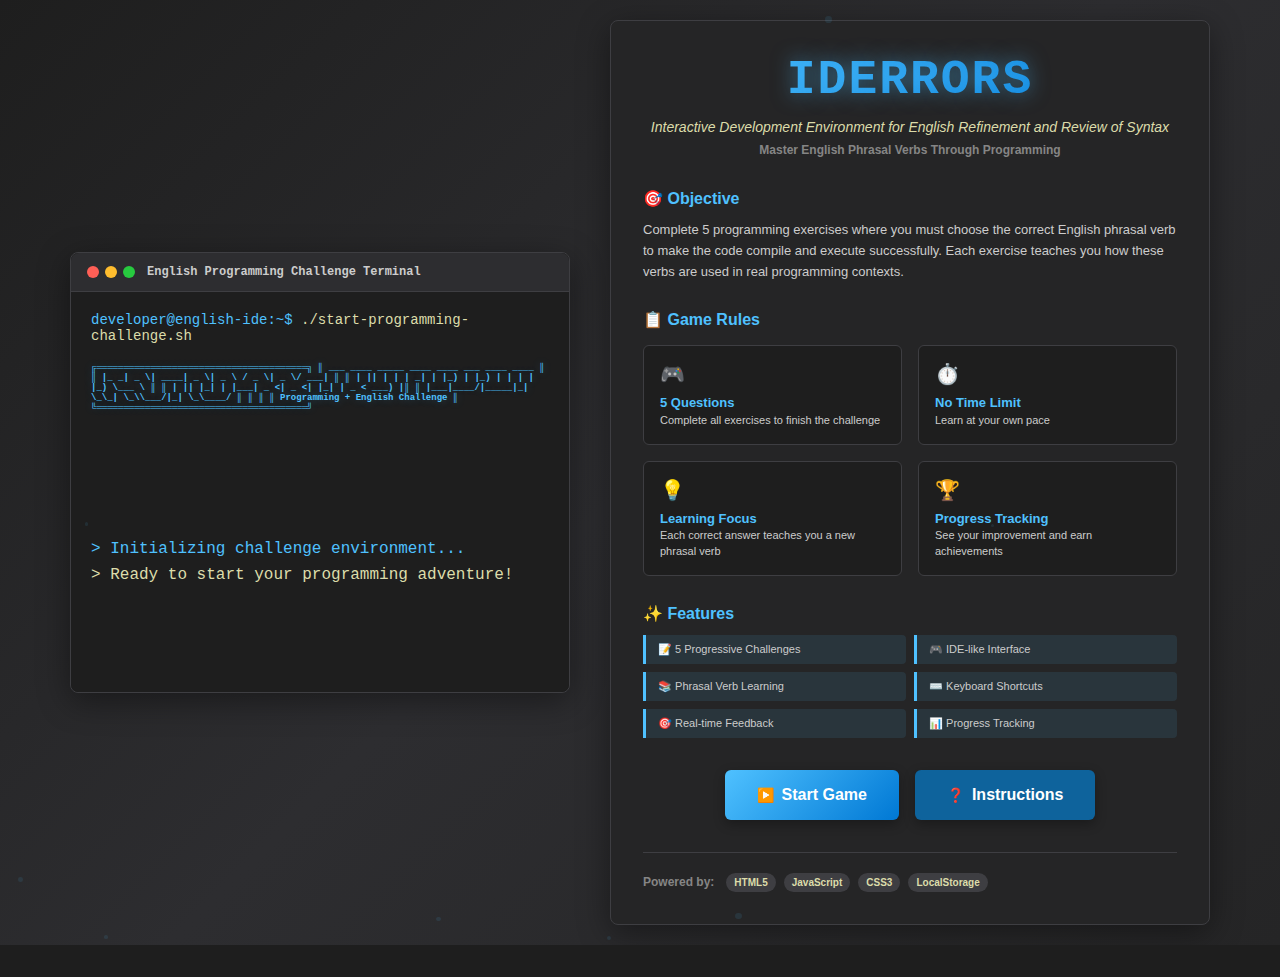
<file: index.html>
<!DOCTYPE html>
<html lang="es">
<head>
    <meta charset="UTF-8">
    <meta name="viewport" content="width=device-width, initial-scale=1.0">
    <title>English Game IDERRORS - Programming Challenge</title>
    <link rel="stylesheet" href="ide-theme.css">
</head>
<body>
    <div class="welcome-page">
        <div class="welcome-container">
            <!-- Terminal Section -->
            <div class="welcome-terminal">
                <div class="terminal-header">
                    <div class="terminal-buttons">
                        <div class="btn-close"></div>
                        <div class="btn-minimize"></div>
                        <div class="btn-maximize"></div>
                    </div>
                    <div class="terminal-title">English Programming Challenge Terminal</div>
                </div>
                
                <div class="terminal-body">
                    <div class="terminal-line">
                        <span class="prompt">developer@english-ide:~$</span> 
                        <span class="command">./start-programming-challenge.sh</span>
                    </div>
                    
                    <div class="terminal-output">
                        <div class="ascii-art">
╔═══════════════════════════════════════╗
║  ___ ____  _____ ____  ____   ___  ____  ____  ║
║ |_ _|  _ \| ____|  _ \|  _ \ / _ \|  _ \/ ___| ║
║  | || | | |  _| | |_) | |_) | | | | |_) \___ \ ║
║  | || |_| | |___|  _ <|  _ <| |_| |  _ < ___) |║
║ |___|____/|_____|_| \_\_| \_\\___/|_| \_\____/ ║
║                                               ║
║        Programming + English Challenge        ║
╚═══════════════════════════════════════╝
                        </div>
                        
                        <div class="game-info">
                            <div class="info-section success">
                                <span class="info-label">STATUS:</span> System Ready ✓
                            </div>
                            <div class="info-section">
                                <span class="info-label">MODE:</span> Interactive Learning
                            </div>
                            <div class="info-section">
                                <span class="info-label">TARGET:</span> Java + English Phrasal Verbs
                            </div>
                            <div class="info-section">
                                <span class="info-label">DIFFICULTY:</span> Adaptive
                            </div>
                        </div>
                        
                        <div style="margin-top: 20px; color: #4fc1ff;">
                            > Initializing challenge environment...
                        </div>
                        <div style="margin-top: 8px; color: #dcdcaa;">
                            > Ready to start your programming adventure!
                        </div>
                    </div>
                </div>
            </div>

            <!-- Game Info Panel -->
            <div class="game-info-panel">
                <div class="panel-header">
                    <h1 class="game-logo">IDERRORS</h1>
                    <div class="subtitle">Interactive Development Environment for English Refinement and Review of Syntax</div>
                    <div class="tagline">Master English Phrasal Verbs Through Programming</div>
                </div>
                
                <div class="panel-content">
                    <div class="objective-section">
                        <h3>🎯 Objective</h3>
                        <p>Complete 5 programming exercises where you must choose the correct English phrasal verb to make the code compile and execute successfully. Each exercise teaches you how these verbs are used in real programming contexts.</p>
                    </div>
                    
                    <div class="rules-section">
                        <h3>📋 Game Rules</h3>
                        <div class="rules-grid">
                            <div class="rule-item">
                                <div class="rule-icon">🎮</div>
                                <div class="rule-content">
                                    <strong>5 Questions</strong><br>
                                    Complete all exercises to finish the challenge
                                </div>
                            </div>
                            <div class="rule-item">
                                <div class="rule-icon">⏱️</div>
                                <div class="rule-content">
                                    <strong>No Time Limit</strong><br>
                                    Learn at your own pace
                                </div>
                            </div>
                            <div class="rule-item">
                                <div class="rule-icon">💡</div>
                                <div class="rule-content">
                                    <strong>Learning Focus</strong><br>
                                    Each correct answer teaches you a new phrasal verb
                                </div>
                            </div>
                            <div class="rule-item">
                                <div class="rule-icon">🏆</div>
                                <div class="rule-content">
                                    <strong>Progress Tracking</strong><br>
                                    See your improvement and earn achievements
                                </div>
                            </div>
                        </div>
                    </div>
                    
                    <div class="features-section">
                        <h3>✨ Features</h3>
                        <div class="features-list">
                            <div class="feature">📝 5 Progressive Challenges</div>
                            <div class="feature">🎮 IDE-like Interface</div>
                            <div class="feature">📚 Phrasal Verb Learning</div>
                            <div class="feature">⌨️ Keyboard Shortcuts</div>
                            <div class="feature">🎯 Real-time Feedback</div>
                            <div class="feature">📊 Progress Tracking</div>
                        </div>
                    </div>
                </div>
                
                <div class="action-buttons">
                    <button class="start-button" onclick="startGame()">
                        <span class="button-icon">▶️</span>
                        Start Game
                    </button>
                    <button class="help-button" onclick="showGameHelp()">
                        <span class="button-icon">❓</span>
                        Instructions
                    </button>
                </div>

                <div class="additional-info">
                    <div class="system-info">
                        <span class="system-label">Powered by:</span>
                        <div class="tech-tags">
                            <span class="tech-tag">HTML5</span>
                            <span class="tech-tag">JavaScript</span>
                            <span class="tech-tag">CSS3</span>
                            <span class="tech-tag">LocalStorage</span>
                        </div>
                    </div>
                </div>
            </div>

            <!-- Background Particle Effects -->
            <div class="particles-container">
                <div class="particle"></div>
                <div class="particle"></div>
                <div class="particle"></div>
                <div class="particle"></div>
                <div class="particle"></div>
                <div class="particle"></div>
                <div class="particle"></div>
                <div class="particle"></div>
            </div>
        </div>
    </div>

    <script>
        /**
         * Initialize welcome page mode
         */
        function initializeWelcomeMode() {
            console.log('🎮 IDERRORS Welcome Page Loaded');
            
            // Add typing effect to terminal
            setTimeout(addTypingEffect, 1000);
            
            // Add particle animations
            animateParticles();
            
            // Setup button interactions
            setupWelcomeButtons();
        }

        /**
         * Add typing effect to terminal command
         */
        function addTypingEffect() {
            const command = document.querySelector('.command');
            if (command) {
                const text = command.textContent;
                command.textContent = '';
                command.style.borderRight = '2px solid #4fc1ff';
                command.style.animation = 'blink 1s infinite';
                
                let i = 0;
                const typeInterval = setInterval(() => {
                    command.textContent += text[i];
                    i++;
                    if (i >= text.length) {
                        clearInterval(typeInterval);
                        command.style.borderRight = 'none';
                        command.style.animation = 'none';
                    }
                }, 100);
            }
        }

        /**
         * Animate background particles
         */
        function animateParticles() {
            const particles = document.querySelectorAll('.particle');
            particles.forEach((particle, index) => {
                // Set random starting positions
                particle.style.left = Math.random() * 100 + '%';
                particle.style.top = Math.random() * 100 + '%';
                
                // Apply different animation delays
                particle.style.animationDelay = (index * 0.5) + 's';
                
                // Random sizes
                const size = Math.random() * 4 + 3;
                particle.style.width = size + 'px';
                particle.style.height = size + 'px';
            });
        }

        /**
         * Setup welcome page buttons
         */
        function setupWelcomeButtons() {
            const startBtn = document.querySelector('.start-button');
            const helpBtn = document.querySelector('.help-button');
            
            if (startBtn) {
                startBtn.addEventListener('mouseenter', function() {
                    this.style.transform = 'translateY(-2px) scale(1.05)';
                });
                
                startBtn.addEventListener('mouseleave', function() {
                    this.style.transform = 'translateY(0) scale(1)';
                });
            }
            
            if (helpBtn) {
                helpBtn.addEventListener('mouseenter', function() {
                    this.style.transform = 'translateY(-2px)';
                });
                
                helpBtn.addEventListener('mouseleave', function() {
                    this.style.transform = 'translateY(0)';
                });
            }
        }

        /**
         * Start the game
         */
        function startGame() {
            // Add button loading state
            const startBtn = document.querySelector('.start-button');
            if (startBtn) {
                startBtn.innerHTML = '<span class="button-icon">⏳</span>Loading Game...';
                startBtn.disabled = true;
            }
            
            // Reset game state for new game
            const newGameState = {
                score: 0,
                answered: 0,
                learned: [],
                currentExercise: 0
            };
            localStorage.setItem('englishIDEGame', JSON.stringify(newGameState));
            
            // Show loading notification
            console.log('Initializing IDERRORS game environment...');
            
            // Redirect after animation
            setTimeout(() => {
                window.location.href = 'ide.html';
            }, 1500);
        }

        /**
         * Show game help/instructions
         */
        function showGameHelp() {
            const helpContent = `🎮 IDERRORS - GAME INSTRUCTIONS

📖 OVERVIEW:
IDERRORS is an educational game that combines programming challenges with English language learning. You'll solve Java compilation errors while learning technical phrasal verbs.

🎯 OBJECTIVE:
• Complete 5 programming challenges
• Learn technical phrasal verbs in context
• Score points for correct answers
• Improve your programming English

⌨️ KEYBOARD SHORTCUTS:
• 1-4: Select answer options
• Enter: Compile and run code  
• Ctrl+Enter: Quick compile
• R: Restart game
• Esc: Exit game
• Ctrl+H: Show help

🏆 SCORING:
• Correct answer: +20 points
• Wrong answer: 0 points
• Bonus for speed and accuracy

📚 LEARNING TIPS:
• Read the code context carefully
• Think about the phrasal verb meaning
• Consider how it relates to programming
• Don't rush - understanding is key

Ready to start your coding adventure?`;
            
            alert(helpContent);
        }

        /**
         * Add CSS for blink animation
         */
        const blinkStyle = document.createElement('style');
        blinkStyle.textContent = `
            @keyframes blink {
                0%, 50% { border-right-color: #4fc1ff; }
                51%, 100% { border-right-color: transparent; }
            }
        `;
        document.head.appendChild(blinkStyle);

        // Initialize when page loads
        document.addEventListener('DOMContentLoaded', initializeWelcomeMode);
    </script>
    <script src="common.js"></script>
</body>

</html>
</file>
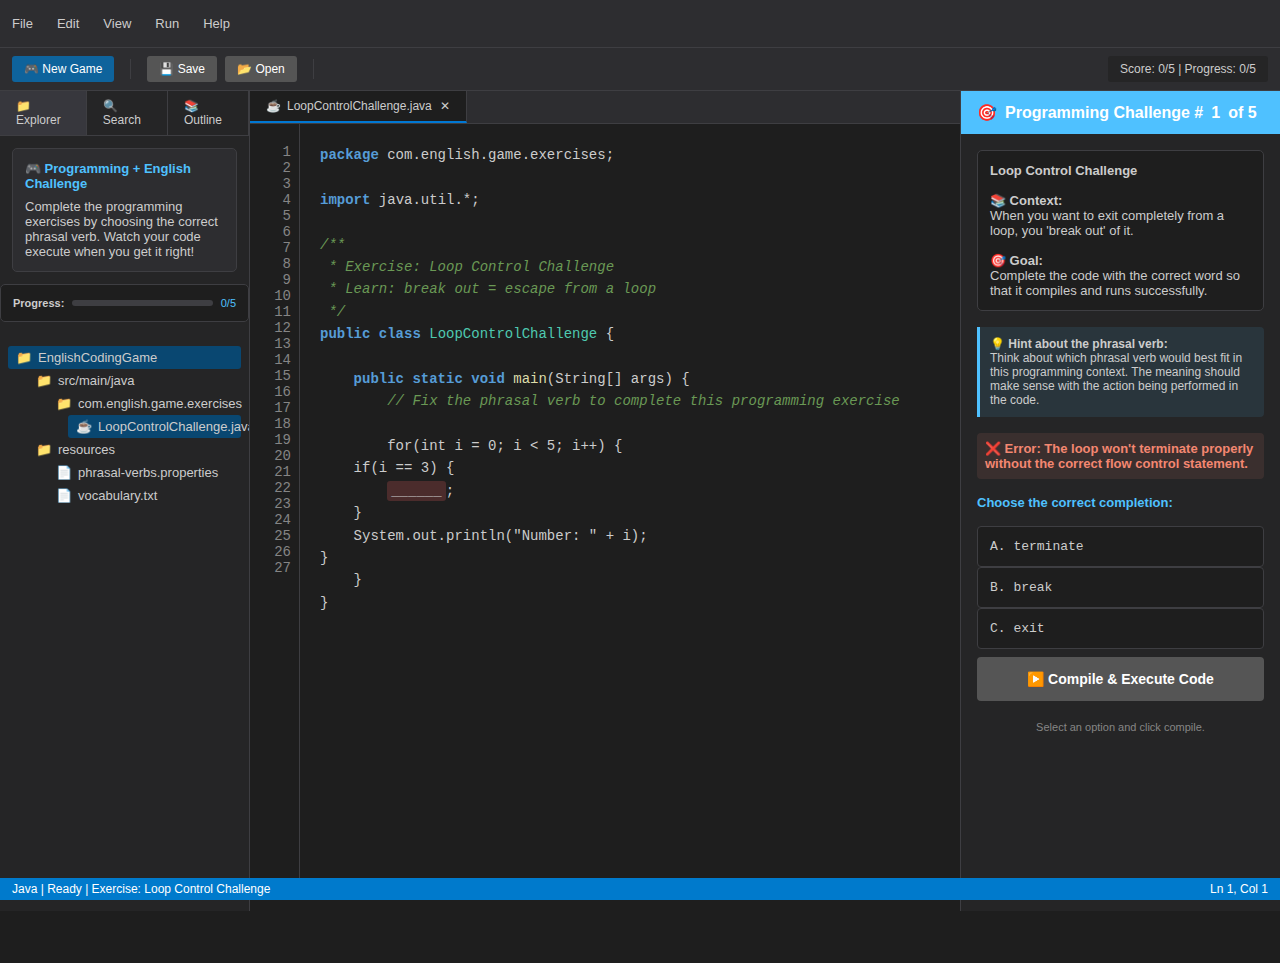
<file: ide.html>
<!DOCTYPE html>
<html lang="es">
<head>
    <meta charset="UTF-8">
    <meta name="viewport" content="width=device-width, initial-scale=1.0">
    <title>English Game IDERRORS - Programming Challenge</title>
    <link rel="stylesheet" href="ide-theme.css">
</head>
<body>
    <!-- Menu Bar -->
    <div class="menu-bar">
        <div class="menu-item">File</div>
        <div class="menu-item">Edit</div>
        <div class="menu-item">View</div>
        <div class="menu-item">Run</div>
        <div class="menu-item">Help</div>
    </div>

    <!-- Toolbar -->
    <div class="toolbar">
        <button class="tool-button" onclick="newGame()">🎮 New Game</button>
        <div class="tool-separator"></div>
        <button class="tool-button" disabled>💾 Save</button>
        <button class="tool-button" disabled>📂 Open</button>
        <div class="tool-separator"></div>
        <div class="score-info">
            <span>Score: <span id="currentScore">0</span>/5 | Progress: <span id="currentProgress">0</span>/5</span>
        </div>
    </div>

    <!-- Main Container -->
    <div class="main-container">
        <!-- Sidebar -->
        <div class="sidebar">
            <div class="sidebar-tabs">
                <div class="sidebar-tab active">📁 Explorer</div>
                <div class="sidebar-tab">🔍 Search</div>
                <div class="sidebar-tab">📚 Outline</div>
            </div>
            <div class="sidebar-content">
                <div class="game-instructions">
                    <div class="instruction-title">🎮 Programming + English Challenge</div>
                    <div>Complete the programming exercises by choosing the correct phrasal verb. Watch your code execute when you get it right!</div>
                </div>
                
                <div class="progress-container">
                    <span style="font-size: 11px; font-weight: bold;">Progress:</span>
                    <div class="progress-bar">
                        <div class="progress-fill" id="progressBar" style="width: 0%;"></div>
                    </div>
                    <span style="font-size: 11px; color: #4fc1ff;"><span id="progressText">0/5</span></span>
                </div>
                
                <div class="project-tree">
                    <div class="tree-node selected">
                        <span style="margin-right: 6px;">📁</span>
                        EnglishCodingGame
                    </div>
                    <div class="tree-node" style="margin-left: 20px;">
                        <span style="margin-right: 6px;">📁</span>
                        src/main/java
                    </div>
                    <div class="tree-node" style="margin-left: 40px;">
                        <span style="margin-right: 6px;">📁</span>
                        com.english.game.exercises
                    </div>
                    <div class="tree-node selected" style="margin-left: 60px;">
                        <span style="margin-right: 6px;">☕</span>
                        <span id="currentClassName">Exercise.java</span>
                    </div>
                    <div class="tree-node" style="margin-left: 20px;">
                        <span style="margin-right: 6px;">📁</span>
                        resources
                    </div>
                    <div class="tree-node" style="margin-left: 40px;">
                        <span style="margin-right: 6px;">📄</span>
                        phrasal-verbs.properties
                    </div>
                    <div class="tree-node" style="margin-left: 40px;">
                        <span style="margin-right: 6px;">📄</span>
                        vocabulary.txt
                    </div>
                </div>
            </div>
        </div>

        <!-- Editor Area -->
        <div class="editor-area">
            <div class="editor-tabs">
                <div class="editor-tab active">
                    <span style="margin-right: 6px;">☕</span>
                    <span id="tabClassName">Exercise.java</span>
                    <span style="margin-left: 8px; cursor: pointer;">✕</span>
                </div>
            </div>

            <div class="code-editor">
                <div class="line-numbers" id="lineNumbers">
                    1<br>2<br>3<br>4<br>5<br>6<br>7<br>8<br>9<br>10<br>11<br>12<br>13<br>14<br>15<br>16<br>17<br>18<br>
                </div>
                <div class="code-content" id="codeContent">
<span class="keyword">package</span> com.english.game.exercises;

<span class="keyword">import</span> java.util.*;

<span class="comment">/**
 * Exercise: Loading Exercise...
 * Learn: Phrasal Verb
 */</span>
<span class="keyword">public class</span> <span class="class-name">Exercise</span> {
    
    <span class="keyword">public static void</span> <span class="method">main</span>(String[] args) {
        <span class="comment">// Fix the phrasal verb to complete this programming exercise</span>
        
        <span class="comment">// Loading exercise...</span>
    }
}
                </div>
            </div>
        </div>

        <!-- Challenge Panel -->
        <div class="challenge-panel">
            <div class="challenge-header">
                <span>🎯</span>
                Programming Challenge #<span id="questionNumber">1</span> of 5
            </div>
            
            <div class="challenge-content">
                <div class="exercise-description" id="exerciseDescription">
                    <strong>Loading Exercise...</strong><br><br>
                    <strong>📚 Context:</strong><br>
                    Please wait while the exercise loads...<br><br>
                    <strong>🎯 Goal:</strong><br>
                    Complete the code with the correct phrasal verb so that it compiles successfully.
                </div>
                
                <div class="phrasal-explanation">
                    <strong>💡 Hint about the phrasal verb:</strong><br>
                    Think about which phrasal verb would best fit in this programming context.
                    The meaning should make sense with the action being performed in the code.
                </div>

                <div id="errorMessage" style="font-weight: bold; color: #f48771; font-size: 13px; background: rgba(244, 135, 113, 0.1); padding: 8px; border-radius: 4px;">
                    ❌ Error: Loading...
                </div>

                <form id="answerForm" class="options-container">
                    <div style="font-weight: bold; margin-bottom: 8px; font-size: 13px; color: #4fc1ff;">
                        Choose the correct completion:
                    </div>
                    
                    <div id="optionsContainer">
                        <!-- Options will be loaded here -->
                    </div>
                    
                    <input type="hidden" id="selectedAnswer" value="">
                    
                    <button type="button" class="submit-button" id="compileBtn" onclick="submitAnswer()" disabled>
                        ▶️ Compile & Execute Code
                    </button>
                    
                    <div style="margin-top: 12px; font-size: 11px; color: #858585; text-align: center;">
                        Select an option and click compile.
                    </div>
                </form>
            </div>
        </div>
    </div>

    <!-- Status Bar -->
    <div class="status-bar">
        <span id="statusMessage">Java | Ready | Exercise: Loading...</span>
        <span>Ln 1, Col 1</span>
    </div>

    <!-- Load questions database -->
    <script src="questions.js"></script>
    
    <script>
        // Game State
        let gameState = {
            score: 0,
            answered: 0,
            learned: [],
            currentExercise: 0,
            exerciseSet: []  // Will hold the current game's exercise set
        };

        // Initialize game
        function initializeGame() {
            // Load from localStorage if exists
            const savedGame = localStorage.getItem('englishIDEGame');
            if (savedGame) {
                gameState = JSON.parse(savedGame);
            }
            
            // Initialize exercise set if not exists
            if (!gameState.exerciseSet || gameState.exerciseSet.length === 0) {
                // Use first 5 exercises or get random set
                gameState.exerciseSet = GAME_EXERCISES.slice(0, Math.min(5, GAME_EXERCISES.length));
                localStorage.setItem('englishIDEGame', JSON.stringify(gameState));
            }
            
            // Check if game is completed
            if (gameState.answered >= gameState.exerciseSet.length) {
                window.location.href = 'result.html';
                return;
            }
            
            loadCurrentExercise();
            updateUI();
        }

        function loadCurrentExercise() {
            const exercise = gameState.exerciseSet[gameState.currentExercise];
            
            // Update class names
            const className = exercise.title.replace(/\s+/g, '');
            document.getElementById('currentClassName').textContent = className + '.java';
            document.getElementById('tabClassName').textContent = className + '.java';
            
            // Update code content
            const codeContent = `<span class="keyword">package</span> com.english.game.exercises;

<span class="keyword">import</span> java.util.*;

<span class="comment">/**
 * Exercise: ${exercise.title}
 * Learn: ${exercise.phrasalVerb}
 */</span>
<span class="keyword">public class</span> <span class="class-name">${className}</span> {
    
    <span class="keyword">public static void</span> <span class="method">main</span>(String[] args) {
        <span class="comment">// Fix the phrasal verb to complete this programming exercise</span>
        
        ${exercise.code.replace('______', '<span class="error">______</span>')}
    }
}`;
            
            document.getElementById('codeContent').innerHTML = codeContent;
            
            // Update line numbers
            const lines = codeContent.split('\n').length + 6;
            let lineNumbers = '';
            for (let i = 1; i <= lines; i++) {
                lineNumbers += i + '<br>';
            }
            document.getElementById('lineNumbers').innerHTML = lineNumbers;
            
            // Update exercise description
            document.getElementById('exerciseDescription').innerHTML = `
                <strong>${exercise.title}</strong><br><br>
                <strong>📚 Context:</strong><br>
                ${exercise.explanation}<br><br>
                <strong>🎯 Goal:</strong><br>
                Complete the code with the correct word so that it compiles and runs successfully.
            `;
            
            // Update error message
            document.getElementById('errorMessage').innerHTML = `❌ Error: ${exercise.error}`;
            
            // Update options
            const optionsContainer = document.getElementById('optionsContainer');
            optionsContainer.innerHTML = '';
            
            exercise.options.forEach((option, index) => {
                const optionDiv = document.createElement('div');
                optionDiv.className = 'option-item';
                optionDiv.onclick = () => selectOption(index);
                optionDiv.innerHTML = `${String.fromCharCode(65 + index)}. ${option}`;
                optionsContainer.appendChild(optionDiv);
            });
            
            // Update question number
            document.getElementById('questionNumber').textContent = gameState.currentExercise + 1;
            
            // Update status
            document.getElementById('statusMessage').textContent = `Java | Ready | Exercise: ${exercise.title}`;
        }

        function updateUI() {
            const maxQuestions = gameState.exerciseSet.length || 5;
            document.getElementById('currentScore').textContent = gameState.score;
            document.getElementById('currentProgress').textContent = gameState.answered;
            document.getElementById('progressText').textContent = `${gameState.answered}/${maxQuestions}`;
            document.getElementById('progressBar').style.width = `${(gameState.answered / maxQuestions * 100)}%`;
        }

        function selectOption(index) {
            // Remove previous selection
            const options = document.querySelectorAll('.option-item');
            options.forEach(option => option.classList.remove('selected'));
            
            // Select current option
            options[index].classList.add('selected');
            document.getElementById('selectedAnswer').value = index;
            document.getElementById('compileBtn').disabled = false;
        }

        function submitAnswer() {
            const selectedAnswer = document.getElementById('selectedAnswer').value;
            if (selectedAnswer === '') return;
            
            // Store answer and redirect to validation
            sessionStorage.setItem('userAnswer', selectedAnswer);
            sessionStorage.setItem('gameState', JSON.stringify(gameState));
            window.location.href = 'validate.html';
        }

        function newGame() {
            // Create new game with random exercise set
            gameState = {
                score: 0,
                answered: 0,
                learned: [],
                currentExercise: 0,
                exerciseSet: getRandomExerciseSet(5) // Get 5 random exercises
            };
            localStorage.setItem('englishIDEGame', JSON.stringify(gameState));
            location.reload();
        }

        // Initialize when page loads
        window.onload = initializeGame;
    </script>
    <script src="common.js"></script>
</body>
</html>
</file>
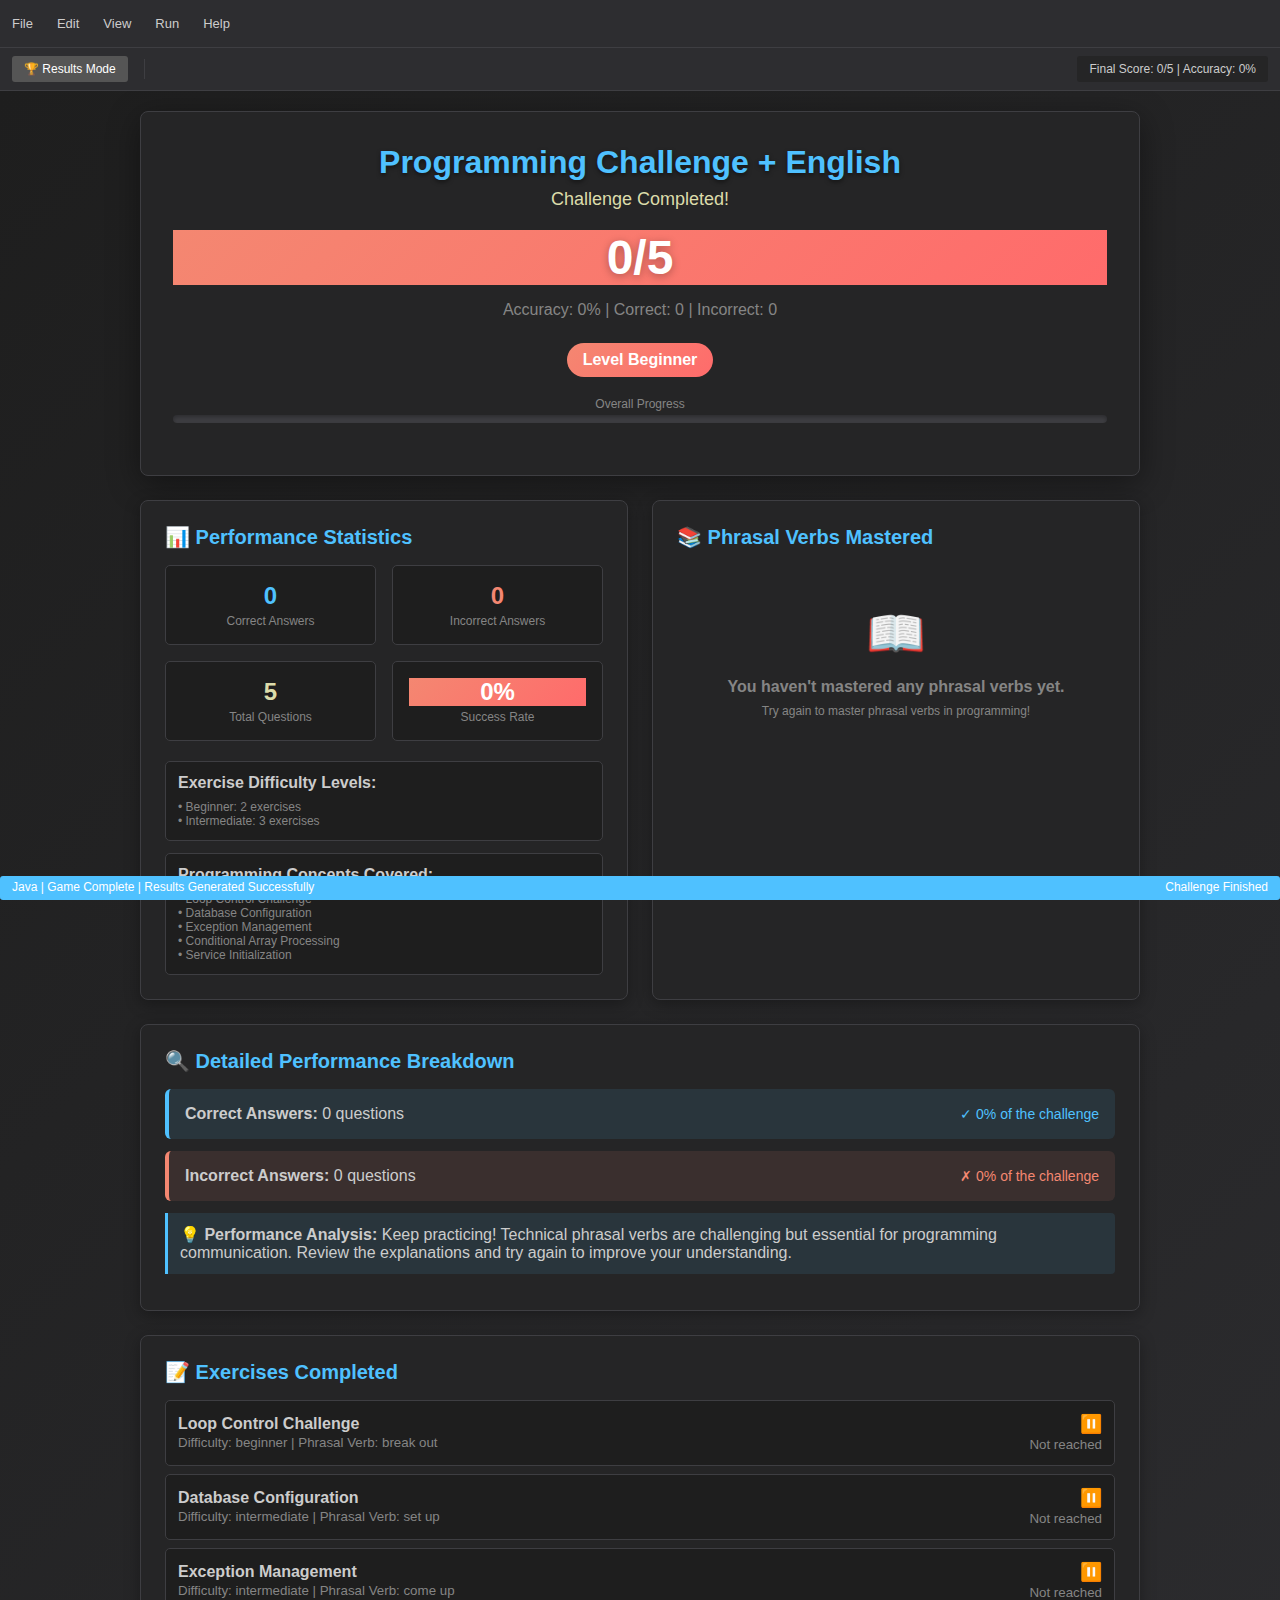
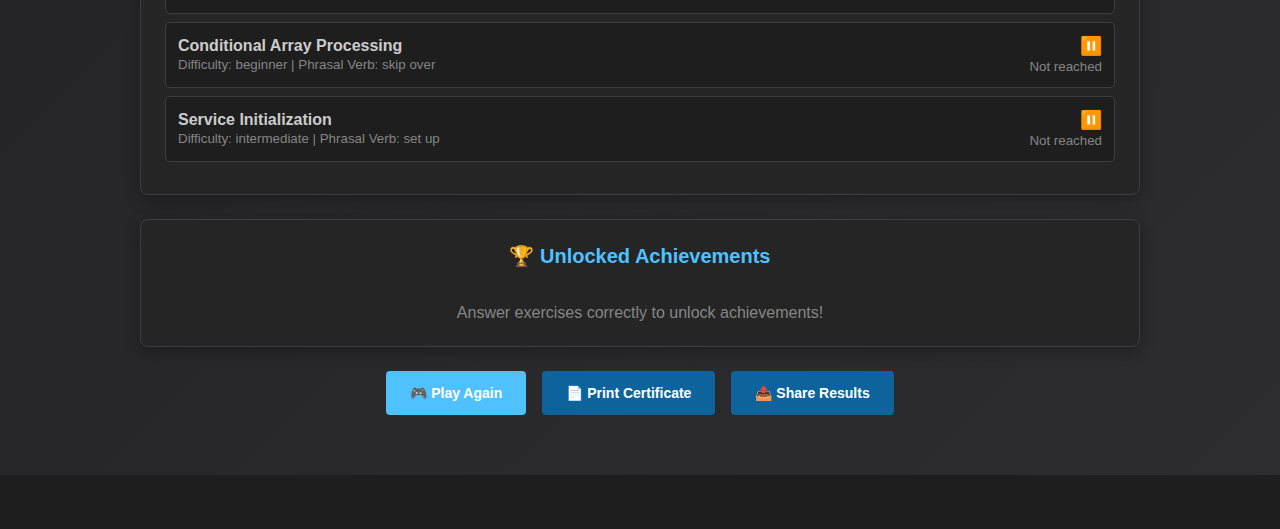
<file: result.html>
<!DOCTYPE html>
<html lang="es">
<head>
    <meta charset="UTF-8">
    <meta name="viewport" content="width=device-width, initial-scale=1.0">
    <title>English Game IDERRORS - Final Results</title>
    <link rel="stylesheet" href="ide-theme.css">
</head>
<body>
    <!-- Menu Bar -->
    <div class="menu-bar">
        <div class="menu-item">File</div>
        <div class="menu-item">Edit</div>
        <div class="menu-item">View</div>
        <div class="menu-item">Run</div>
        <div class="menu-item">Help</div>
    </div>

    <!-- Minimal Toolbar -->
    <div class="toolbar">
        <div class="tool-button" style="background: #555; cursor: not-allowed;" disabled>🏆 Results Mode</div>
        <div class="tool-separator"></div>
        <div class="score-info">
            <span>Final Score: <span id="finalScore">0/5</span> | Accuracy: <span id="finalAccuracy">0%</span></span>
        </div>
    </div>

    <!-- Full screen container for results -->
    <div class="fullscreen-container" style="overflow-y: auto; padding: 20px 0; min-height: 100vh;">
        <div class="results-container" 
             id="resultsContainer"
             style="max-width: 1000px; margin: 0 auto; position: relative;">
             
            <!-- Header with Final Score -->
            <div class="header-section">
                <div class="game-title">Programming Challenge + English</div>
                <div class="completion-message">Challenge Completed!</div>
                <div class="final-score" id="displayScore">0/5</div>
                <div id="accuracyDisplay" style="font-size: 16px; color: #858585; margin-bottom: 12px;">
                    Accuracy: 0% | Correct: 0 | Incorrect: 0
                </div>
                <div class="achievement-level" id="levelDisplay">Level Beginner</div>
                
                <div class="progress-bar-container">
                    <div style="font-size: 12px; color: #858585; margin-bottom: 4px;">Overall Progress</div>
                    <div class="progress-bar">
                        <div class="progress-fill" id="finalProgressBar"></div>
                    </div>
                </div>
            </div>

            <!-- Main Content Grid -->
            <div class="main-content">
                <!-- Statistics Panel -->
                <div class="stats-panel">
                    <div class="panel-title">
                        📊 Performance Statistics
                    </div>
                    
                    <div class="stat-grid">
                        <div class="stat-box">
                            <div class="stat-value correct" id="correctAnswers">0</div>
                            <div class="stat-label">Correct Answers</div>
                        </div>
                        <div class="stat-box">
                            <div class="stat-value incorrect" id="incorrectAnswers">0</div>
                            <div class="stat-label">Incorrect Answers</div>
                        </div>
                        <div class="stat-box">
                            <div class="stat-value total" id="totalQuestions">0</div>
                            <div class="stat-label">Total Questions</div>
                        </div>
                        <div class="stat-box">
                            <div class="stat-value accuracy" id="accuracyPercentage">0%</div>
                            <div class="stat-label">Success Rate</div>
                        </div>
                    </div>

                    <!-- Exercise Difficulty Breakdown -->
                    <div id="difficultyBreakdown" style="background: #1e1e1e; padding: 12px; border-radius: 5px; border: 1px solid #3e3e42; margin-top: 16px;">
                        <strong>Exercise Difficulty Levels:</strong><br>
                        <div id="difficultyStats" style="margin-top: 8px; font-size: 12px; color: #858585;">
                            <!-- Will be populated by JavaScript -->
                        </div>
                    </div>

                    <div style="background: #1e1e1e; padding: 12px; border-radius: 5px; border: 1px solid #3e3e42; margin-top: 12px;">
                        <strong>Programming Concepts Covered:</strong><br>
                        <div id="conceptsCovered" style="margin-top: 8px; font-size: 12px; color: #858585;">
                            <!-- Will be populated based on exercises played -->
                        </div>
                    </div>
                </div>

                <!-- Phrasal Verbs Learned -->
                <div class="phrasal-verbs-panel">
                    <div class="panel-title">
                        📚 Phrasal Verbs Mastered
                    </div>
                    
                    <div id="phrasalVerbsList">
                        <!-- Content will be loaded by JavaScript -->
                    </div>
                </div>
            </div>

            <!-- Detailed Breakdown -->
            <div class="detailed-breakdown">
                <div class="panel-title">
                    🔍 Detailed Performance Breakdown
                </div>
                
                <div class="breakdown-item breakdown-correct">
                    <div>
                        <strong>Correct Answers:</strong> <span id="correctCount">0</span> questions
                    </div>
                    <div style="font-size: 14px; color: #4fc1ff;" id="correctPercentage">
                        ✓ 0% of the challenge
                    </div>
                </div>
                
                <div class="breakdown-item breakdown-incorrect">
                    <div>
                        <strong>Incorrect Answers:</strong> <span id="incorrectCount">0</span> questions
                    </div>
                    <div style="font-size: 14px; color: #f48771;" id="incorrectPercentage">
                        ✗ 0% of the challenge
                    </div>
                </div>

                <div class="phrasal-highlight">
                    <strong>💡 Performance Analysis:</strong>
                    <span id="performanceAnalysis">Loading analysis...</span>
                </div>
            </div>

            <!-- Exercises Played Breakdown -->
            <div id="exercisesBreakdown" class="detailed-breakdown">
                <div class="panel-title">
                    📝 Exercises Completed
                </div>
                <div id="exercisesList">
                    <!-- Will be populated by JavaScript -->
                </div>
            </div>

            <!-- Achievements Section -->
            <div class="achievements-section">
                <div class="panel-title" style="justify-content: center; margin-bottom: 20px;">
                    🏆 Unlocked Achievements
                </div>
                
                <div id="achievementsList">
                    <!-- Achievements will be loaded by JavaScript -->
                </div>
            </div>

            <!-- Action Buttons -->
            <div class="action-section">
                <button class="action-button primary" onclick="newGame()">
                    🎮 Play Again
                </button>
                <button class="action-button" onclick="printCertificate()">
                    📄 Print Certificate
                </button>
                <button class="action-button" onclick="shareResults()">
                    📤 Share Results
                </button>
            </div>
        </div>
    </div>

    <!-- Status Bar -->
    <div class="status-bar success">
        <span id="statusMessage">Java | Game Complete | Results Generated Successfully</span>
        <span>Challenge Finished</span>
    </div>

    <!-- Load questions database -->
    <script src="questions.js"></script>
    
    <script>
        // Programming examples for phrasal verbs - Enhanced with more examples
        const programmingExamples = {
            "break out": [
                "Use 'break' to exit loops when a condition is met",
                "Breaking out of nested loops requires labeled breaks in Java",
                "Break out of infinite loops using proper termination conditions"
            ],
            "set up": [
                "Database connections must be set up before use", 
                "Setting up the development environment is crucial",
                "Configuration files need to be set up properly for production"
            ],
            "come up": [
                "Exceptions come up during runtime execution",
                "Memory issues often come up with large datasets",
                "Edge cases come up during thorough testing"
            ],
            "skip over": [
                "Use 'continue' to skip over unwanted iterations",
                "Conditional logic helps skip over invalid data",
                "Skip over null values when processing arrays"
            ],
            "clear out": [
                "Clear out temporary files after processing",
                "Memory leaks occur when you don't clear out references",
                "Clear out caches periodically for optimal performance"
            ],
            "come through": [
                "Network requests come through after authentication",
                "Data synchronization comes through when connection is stable",
                "API responses come through with proper timeout handling"
            ],
            "rule out": [
                "Input validation rules out malicious data",
                "Type checking helps rule out runtime errors",
                "Unit tests rule out regression bugs"
            ]
        };

        let gameState = {};

        function loadGameResults() {
            // Load game state from localStorage
            const savedGame = localStorage.getItem('englishIDEGame');
            if (!savedGame) {
                // No game data found, redirect to start
                window.location.href = 'ide.html';
                return;
            }
            
            gameState = JSON.parse(savedGame);
            
            // Ensure we have exerciseSet data
            if (!gameState.exerciseSet) {
                gameState.exerciseSet = GAME_EXERCISES.slice(0, 5); // fallback
            }
            
            // Calculate statistics
            const score = gameState.score || 0;
            const answered = gameState.answered || 0;
            const learned = gameState.learned || [];
            const incorrect = answered - score;
            const accuracy = answered > 0 ? Math.round((score / answered) * 100) : 0;
            const totalQuestions = gameState.exerciseSet.length;
            
            // Determine level based on accuracy
            let level = "Beginner";
            if (accuracy >= 90) level = "Expert";
            else if (accuracy >= 70) level = "Advanced";
            else if (accuracy >= 50) level = "Intermediate";
            
            // Update header section
            updateHeader(score, totalQuestions, incorrect, accuracy, level);
            
            // Update statistics panel
            updateStatistics(score, answered, incorrect, accuracy, totalQuestions);
            
            // Update phrasal verbs section
            updatePhrasalVerbs(learned);
            
            // Update detailed breakdown
            updateBreakdown(score, answered, incorrect, accuracy, totalQuestions);
            
            // Update exercises breakdown
            updateExercisesBreakdown();
            
            // Update achievements
            updateAchievements(score, answered, learned, accuracy, totalQuestions);
            
            // Set container attributes for styling
            const container = document.getElementById('resultsContainer');
            container.setAttribute('data-score', score);
            container.setAttribute('data-answered', answered);
            container.setAttribute('data-accuracy', accuracy);
            container.setAttribute('data-learned', learned.length);
        }

        function updateHeader(score, totalQuestions, incorrect, accuracy, level) {
            document.getElementById('finalScore').textContent = `${score}/${totalQuestions}`;
            document.getElementById('finalAccuracy').textContent = `${accuracy}%`;
            document.getElementById('displayScore').textContent = `${score}/${totalQuestions}`;
            document.getElementById('accuracyDisplay').textContent = 
                `Accuracy: ${accuracy}% | Correct: ${score} | Incorrect: ${incorrect}`;
            
            const levelDisplay = document.getElementById('levelDisplay');
            levelDisplay.textContent = `Level ${level}`;
            levelDisplay.className = `achievement-level ${accuracy >= 70 ? 'excellent' : accuracy >= 50 ? 'good' : 'needs-improvement'}`;
            
            const scoreDisplay = document.getElementById('displayScore');
            scoreDisplay.className = `final-score ${accuracy >= 70 ? 'excellent' : accuracy >= 50 ? 'good' : 'needs-improvement'}`;
            
            const progressBar = document.getElementById('finalProgressBar');
            progressBar.style.width = `${accuracy}%`;
            progressBar.setAttribute('data-width', `${accuracy}%`);
        }

        function updateStatistics(score, answered, incorrect, accuracy, totalQuestions) {
            document.getElementById('correctAnswers').textContent = score;
            document.getElementById('incorrectAnswers').textContent = incorrect;
            document.getElementById('totalQuestions').textContent = totalQuestions;
            
            const accuracyElement = document.getElementById('accuracyPercentage');
            accuracyElement.textContent = `${accuracy}%`;
            accuracyElement.className = `stat-value accuracy ${accuracy >= 70 ? 'excellent' : accuracy >= 50 ? 'good' : 'needs-improvement'}`;
            
            // Update difficulty breakdown
            const difficultyStats = {};
            gameState.exerciseSet.forEach(exercise => {
                difficultyStats[exercise.difficulty] = (difficultyStats[exercise.difficulty] || 0) + 1;
            });
            
            let difficultyHTML = '';
            Object.entries(difficultyStats).forEach(([difficulty, count]) => {
                difficultyHTML += `• ${difficulty.charAt(0).toUpperCase() + difficulty.slice(1)}: ${count} exercises<br>`;
            });
            document.getElementById('difficultyStats').innerHTML = difficultyHTML;
            
            // Update concepts covered
            const concepts = gameState.exerciseSet.map(ex => ex.title).join('<br>• ');
            document.getElementById('conceptsCovered').innerHTML = '• ' + concepts;
        }

        function updatePhrasalVerbs(learned) {
            const container = document.getElementById('phrasalVerbsList');
            
            if (learned.length > 0) {
                const phrasalListDiv = document.createElement('div');
                phrasalListDiv.className = 'phrasal-list';
                
                learned.forEach(learnedPhrasal => {
                    const parts = learnedPhrasal.split(': ');
                    const context = parts[0];
                    const phrasalData = parts[1];
                    const phrasalParts = phrasalData.split(' = ');
                    const verb = phrasalParts[0];
                    const meaning = phrasalParts[1];
                    
                    // Get programming examples
                    const examples = programmingExamples[verb] || ["This phrasal verb is commonly used in programming contexts."];
                    const progExample = examples[Math.floor(Math.random() * examples.length)];
                    
                    const phrasalItem = document.createElement('div');
                    phrasalItem.className = 'phrasal-item';
                    phrasalItem.innerHTML = `
                        <div class="phrasal-verb">${verb}</div>
                        <div class="phrasal-meaning">= ${meaning}</div>
                        <div class="programming-example">"${progExample}"</div>
                        <div style="font-size: 10px; color: #4fc1ff; margin-top: 4px;">From: ${context}</div>
                    `;
                    
                    phrasalListDiv.appendChild(phrasalItem);
                });
                
                container.appendChild(phrasalListDiv);
            } else {
                container.innerHTML = `
                    <div class="empty-phrasal-state">
                        <div class="empty-icon">📖</div>
                        <div class="empty-message">You haven't mastered any phrasal verbs yet.</div>
                        <div class="empty-submessage">Try again to master phrasal verbs in programming!</div>
                    </div>
                `;
            }
        }

        function updateBreakdown(score, answered, incorrect, accuracy, totalQuestions) {
            document.getElementById('correctCount').textContent = score;
            document.getElementById('correctPercentage').textContent = `✓ ${Math.round((score/totalQuestions)*100)}% of the challenge`;
            document.getElementById('incorrectCount').textContent = incorrect;
            document.getElementById('incorrectPercentage').textContent = `✗ ${Math.round((incorrect/totalQuestions)*100)}% of the challenge`;
            
            // Performance analysis based on accuracy and difficulty
            let analysis;
            const difficultyLevels = [...new Set(gameState.exerciseSet.map(ex => ex.difficulty))];
            const hasAdvanced = difficultyLevels.includes('advanced');
            
            if (accuracy >= 80) {
                analysis = hasAdvanced ? 
                    "Excellent mastery of phrasal verbs in programming! You've successfully handled advanced concepts and show strong understanding of technical English." :
                    "Great command of phrasal verbs in programming! You demonstrate solid understanding of how these terms are used in technical contexts.";
            } else if (accuracy >= 60) {
                analysis = hasAdvanced ? 
                    "Good progress with programming phrasal verbs. Advanced exercises can be challenging - with more practice, you'll master these complex concepts." :
                    "Good progress in learning programming phrasal verbs. Continue practicing to improve your technical English skills.";
            } else if (accuracy >= 40) {
                analysis = "Solid foundation established. Phrasal verbs in programming context require practice. Focus on understanding the relationship between programming actions and English expressions.";
            } else {
                analysis = "Keep practicing! Technical phrasal verbs are challenging but essential for programming communication. Review the explanations and try again to improve your understanding.";
            }
            
            document.getElementById('performanceAnalysis').textContent = analysis;
        }

        function updateExercisesBreakdown() {
            const container = document.getElementById('exercisesList');
            let exercisesHTML = '';
            
            gameState.exerciseSet.forEach((exercise, index) => {
                const wasAnswered = index < gameState.answered;
                const wasCorrect = wasAnswered && index < gameState.score;
                const statusIcon = wasCorrect ? '✅' : (wasAnswered ? '❌' : '⏸️');
                const statusText = wasCorrect ? 'Correct' : (wasAnswered ? 'Incorrect' : 'Not reached');
                const statusClass = wasCorrect ? 'correct' : (wasAnswered ? 'incorrect' : 'pending');
                
                exercisesHTML += `
                    <div class="exercise-breakdown-item ${statusClass}" style="display: flex; justify-content: space-between; align-items: center; padding: 12px; margin: 8px 0; background: #1e1e1e; border: 1px solid #3e3e42; border-radius: 5px;">
                        <div>
                            <strong>${exercise.title}</strong><br>
                            <small style="color: #858585;">Difficulty: ${exercise.difficulty} | Phrasal Verb: ${exercise.phrasalVerb.split(' = ')[0]}</small>
                        </div>
                        <div style="text-align: right;">
                            <div style="font-size: 18px;">${statusIcon}</div>
                            <small style="color: #858585;">${statusText}</small>
                        </div>
                    </div>
                `;
            });
            
            container.innerHTML = exercisesHTML;
        }

        function updateAchievements(score, answered, learned, accuracy, totalQuestions) {
            const container = document.getElementById('achievementsList');
            const achievements = [];
            
            // Score-based achievements
            if (score === totalQuestions) {
                achievements.push('<div class="achievement-badge gold">Perfect Score</div>');
            }
            if (score >= Math.ceil(totalQuestions * 0.8)) {
                achievements.push('<div class="achievement-badge gold">Excellence Award</div>');
            }
            
            // Accuracy-based achievements
            if (accuracy >= 90) {
                achievements.push('<div class="achievement-badge gold">Programming Linguist</div>');
            } else if (accuracy >= 70) {
                achievements.push('<div class="achievement-badge silver">Technical English Pro</div>');
            }
            
            // Learning-based achievements
            if (learned.length >= Math.ceil(totalQuestions * 0.6)) {
                achievements.push('<div class="achievement-badge silver">Phrasal Verb Expert</div>');
            } else if (learned.length >= 3) {
                achievements.push('<div class="achievement-badge bronze">Vocabulary Builder</div>');
            }
            
            // Completion achievements
            if (answered >= totalQuestions) {
                achievements.push('<div class="achievement-badge silver">Challenge Completed</div>');
            }
            
            // Difficulty-based achievements
            const difficultyLevels = [...new Set(gameState.exerciseSet.map(ex => ex.difficulty))];
            if (difficultyLevels.includes('advanced') && accuracy >= 60) {
                achievements.push('<div class="achievement-badge gold">Advanced Concepts Master</div>');
            }
            
            // Persistence achievements
            if (score >= 1) {
                achievements.push('<div class="achievement-badge bronze">First Success</div>');
            }
            if ((answered - score) >= 3 && score >= 2) {
                achievements.push('<div class="achievement-badge bronze">Persistent Learner</div>');
            }
            
            if (achievements.length > 0) {
                container.innerHTML = achievements.join('');
            } else {
                container.innerHTML = `
                    <div style="color: #858585; margin-top: 16px; text-align: center;">
                        Answer exercises correctly to unlock achievements!
                    </div>
                `;
            }
        }

        function newGame() {
            // Create new game with random exercise set
            const newGameState = {
                score: 0,
                answered: 0,
                learned: [],
                currentExercise: 0,
                exerciseSet: getRandomExerciseSet(5)
            };
            localStorage.setItem('englishIDEGame', JSON.stringify(newGameState));
            window.location.href = 'ide.html';
        }

        function printCertificate() {
            window.print();
        }

        function shareResults() {
            if (gameState.exerciseSet && gameState.exerciseSet.length > 0) {
                const totalQuestions = gameState.exerciseSet.length;
                const accuracy = gameState.answered > 0 ? Math.round((gameState.score/gameState.answered)*100) : 0;
                
                const difficultyLevels = [...new Set(gameState.exerciseSet.map(ex => ex.difficulty))];
                const difficultyText = difficultyLevels.join(', ');
                
                if (navigator.share) {
                    navigator.share({
                        title: 'IDERRORS - English Programming Game Results',
                        text: `I just completed the IDERRORS challenge! Score: ${gameState.score}/${totalQuestions} (${accuracy}% accuracy). Difficulties: ${difficultyText}. Phrasal verbs learned: ${gameState.learned.length}`,
                        url: window.location.href
                    });
                } else {
                    const text = `I just completed the IDERRORS challenge! Score: ${gameState.score}/${totalQuestions} (${accuracy}% accuracy). Phrasal verbs learned: ${gameState.learned.length}. Difficulties covered: ${difficultyText}`;
                    if (navigator.clipboard) {
                        navigator.clipboard.writeText(text);
                        alert('Results copied to clipboard!');
                    } else {
                        alert('Share feature not available. Your score: ' + gameState.score + '/' + totalQuestions);
                    }
                }
            }
        }

        // Initialize when page loads
        window.onload = loadGameResults;
    </script>
    <script src="common.js"></script>
</body>

</html>
</file>
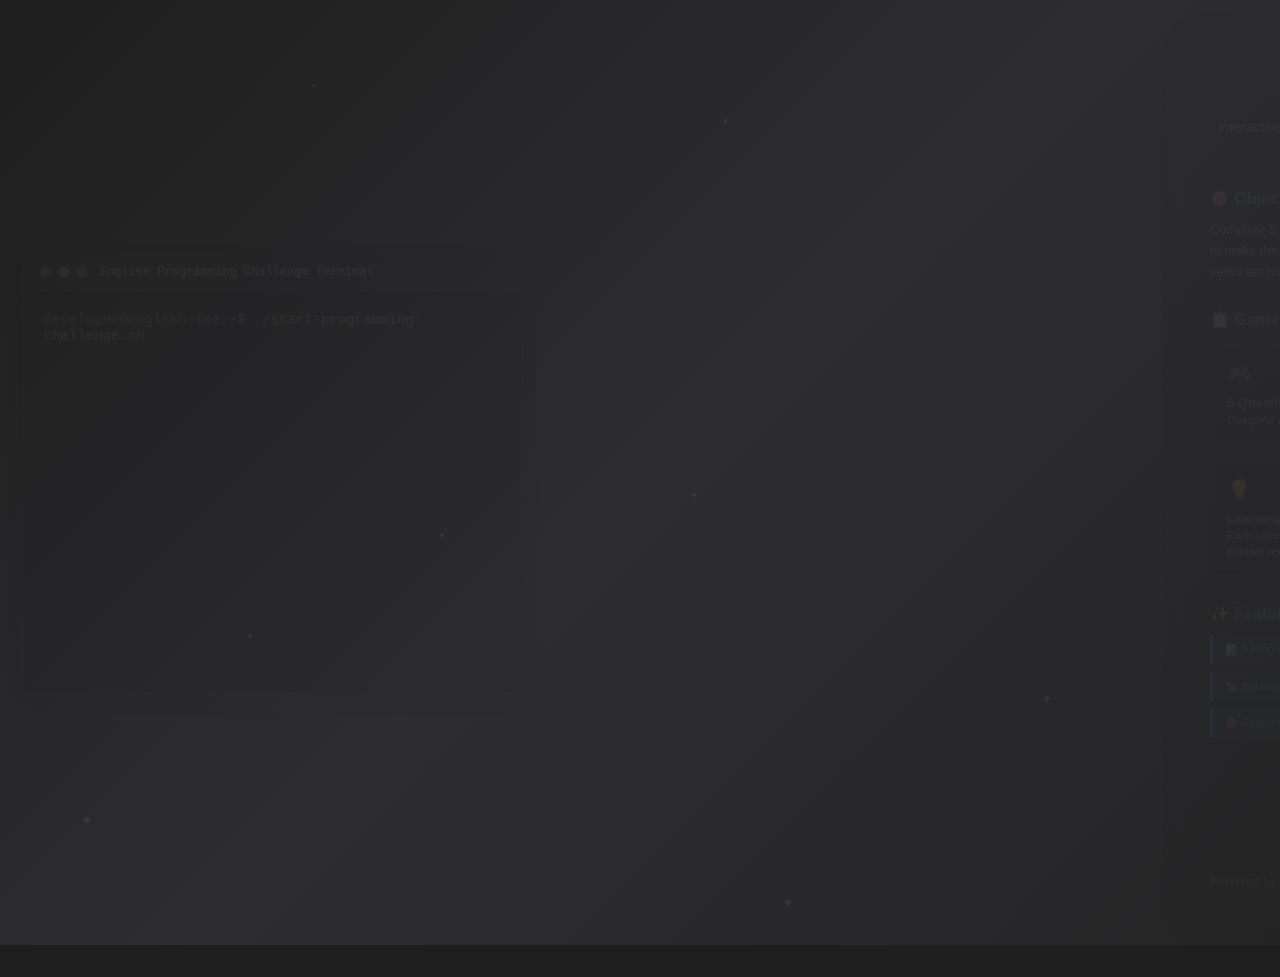
<file: validate.html>
<!DOCTYPE html>
<html lang="es">
<head>
    <meta charset="UTF-8">
    <meta name="viewport" content="width=device-width, initial-scale=1.0">
    <title>English Game IDERRORS - Validation Results</title>
    <link rel="stylesheet" href="ide-theme.css">
</head>
<body>
    <!-- Menu Bar -->
    <div class="menu-bar">
        <div class="menu-item">File</div>
        <div class="menu-item">Edit</div>
        <div class="menu-item">View</div>
        <div class="menu-item">Run</div>
        <div class="menu-item">Help</div>
    </div>

    <!-- Minimal Toolbar -->
    <div class="toolbar">
        <div class="tool-button" style="background: #555; cursor: not-allowed;" disabled>🎮 Game Mode</div>
        <div class="tool-separator"></div>
        <div class="score-info">
            <span>Score: <span id="currentScore">0</span>/5 | Progress: <span id="currentProgress">0</span>/5</span>
        </div>
    </div>

    <!-- Centered Container -->
    <div class="centered-container" style="min-height: 100vh; overflow-y: auto; padding: 40px 20px;">
        <div class="result-container" id="resultContainer" style="max-width: 600px; width: 100%; margin: 0 auto; position: relative;">
            <div class="result-header" id="resultHeader">
                <div class="result-icon" id="resultIcon">
                    ⏳
                </div>
                <div class="result-title" id="resultTitle" style="color: #4fc1ff;">
                    Processing Answer...
                </div>
                <div class="result-subtitle" id="resultSubtitle">
                    Validating your code...
                </div>
            </div>

            <div class="feedback-section">
                <div class="feedback-text" id="feedbackText">
                    Please wait while we validate your answer...
                </div>

                <div id="phrasalHighlight" class="phrasal-highlight" style="display: none;">
                    <!-- Content will be inserted here -->
                </div>

                <div id="errorHighlight" class="error-highlight" style="display: none;">
                    <!-- Content will be inserted here -->
                </div>

                <div id="codePreview" style="display: none;">
                    <div style="margin-top: 12px; font-weight: bold; color: #4fc1ff;">
                        💡 View of the Corrected Code:
                    </div>
                    <div class="code-preview" id="codePreviewContent">
                        <!-- Code will be inserted here -->
                    </div>
                </div>
            </div>

            <div class="stats-section">
                <div class="stat-item">
                    <div class="stat-number" id="statCorrect">0</div>
                    <div class="stat-label">Correct Answers</div>
                </div>
                <div class="stat-item">
                    <div class="stat-number" id="statIncorrect">0</div>
                    <div class="stat-label">Incorrect Answers</div>
                </div>
                <div class="stat-item">
                    <div class="stat-number" id="statLearned">0</div>
                    <div class="stat-label">Phrasal Verbs</div>
                </div>
                <div class="stat-item">
                    <div class="stat-number" id="statAccuracy">0%</div>
                    <div class="stat-label">Accuracy</div>
                </div>
            </div>

            <div class="action-buttons" id="actionButtons">
                <button class="action-button primary" id="nextButton" style="display: none;" onclick="nextAction()">
                    ➡️ Next Question
                </button>
                <button class="action-button primary" id="resultsButton" style="display: none;" onclick="showResults()">
                    🏆 See Final Results
                </button>
                <button class="action-button secondary" onclick="newGame()">
                    🔄 Play Again
                </button>
            </div>

            <!-- Progress Info -->
            <div id="progressInfo" style="margin-top: 20px; padding-top: 16px; border-top: 1px solid #3e3e42; text-align: center; font-size: 12px; color: #858585;">
                Processing answer...
            </div>

            <!-- Navigation Instructions -->
            <div style="margin-top: 16px; text-align: center; font-size: 11px; color: #858585; background: rgba(79, 193, 255, 0.1); padding: 8px; border-radius: 4px;">
                <strong>Navigation:</strong> Press Enter to continue | Press Escape to restart
            </div>
        </div>
    </div>

    <!-- Status Bar -->
    <div class="status-bar" id="statusBar">
        <span id="statusMessage">Java | Processing | Exercise: Validating...</span>
        <span>Processing Answer</span>
    </div>

    <!-- Load questions database -->
    <script src="questions.js"></script>
    
    <script>
        let gameState = {};
        let currentExercise = {};
        let userAnswer = -1;
        let isCorrect = false;

        function initializeValidation() {
            // Get user answer and game state from sessionStorage
            userAnswer = parseInt(sessionStorage.getItem('userAnswer') || '-1');
            gameState = JSON.parse(sessionStorage.getItem('gameState') || '{}');
            
            if (userAnswer === -1 || !gameState.hasOwnProperty('currentExercise') || !gameState.exerciseSet) {
                window.location.href = 'index.html';
                return;
            }
            
            // Get current exercise from the game's exercise set
            currentExercise = gameState.exerciseSet[gameState.currentExercise];
            
            // Validate answer after a short delay for effect
            setTimeout(() => {
                validateAnswer();
            }, 1500);
        }

        function validateAnswer() {
            isCorrect = (userAnswer === currentExercise.correct);
            
            // Always increment answered count
            gameState.answered++;
            
            let feedbackMessage;
            let phrasalLearned = "";
            
            if (isCorrect) {
                gameState.score++;
                
                // Add phrasal verb to learned list
                const phrasalToAdd = currentExercise.title + ": " + currentExercise.phrasalVerb;
                const alreadyLearned = gameState.learned.some(l => 
                    l.includes(currentExercise.phrasalVerb.split(" = ")[0])
                );
                
                if (!alreadyLearned) {
                    gameState.learned.push(phrasalToAdd);
                    phrasalLearned = currentExercise.phrasalVerb;
                }
                
                feedbackMessage = `Excellent! You compiled and executed the code correctly. The word '${currentExercise.options[currentExercise.correct]}' was the right choice. It corresponds to the phrasal verb '${currentExercise.phrasalVerb.split(" = ")[0]}' in programming context.`;
            } else {
                const correctOption = currentExercise.options[currentExercise.correct];
                feedbackMessage = `The compilation failed. The correct answer was '${correctOption}' which relates to the phrasal verb: ${currentExercise.phrasalVerb}. Study this concept for future reference.`;
            }
            
            // Advance to next exercise if not at the end
            if (gameState.currentExercise < gameState.exerciseSet.length - 1) {
                gameState.currentExercise++;
            }
            
            // Save updated game state
            localStorage.setItem('englishIDEGame', JSON.stringify(gameState));
            
            // Update UI
            updateValidationUI(feedbackMessage, phrasalLearned);
            
            // Clear session storage
            sessionStorage.removeItem('userAnswer');
            sessionStorage.removeItem('gameState');
        }

        function updateValidationUI(feedbackMessage, phrasalLearned) {
            const resultContainer = document.getElementById('resultContainer');
            const resultHeader = document.getElementById('resultHeader');
            const resultIcon = document.getElementById('resultIcon');
            const resultTitle = document.getElementById('resultTitle');
            const resultSubtitle = document.getElementById('resultSubtitle');
            const feedbackText = document.getElementById('feedbackText');
            const statusBar = document.getElementById('statusBar');
            const statusMessage = document.getElementById('statusMessage');
            
            // Set result attributes
            resultContainer.setAttribute('data-result', isCorrect ? 'success' : 'error');
            resultHeader.setAttribute('data-result', isCorrect ? 'success' : 'error');
            
            // Update header
            resultIcon.textContent = isCorrect ? '🎉' : '❌';
            resultTitle.textContent = isCorrect ? 'Code Compiled Successfully!' : 'Compilation Error';
            resultTitle.style.color = isCorrect ? '#4fc1ff' : '#f48771';
            resultSubtitle.textContent = `Exercise: ${currentExercise.title} | Question ${gameState.answered}/${gameState.exerciseSet.length}`;
            
            // Update feedback
            feedbackText.textContent = feedbackMessage;
            
            // Show appropriate highlight
            if (isCorrect && phrasalLearned) {
                const phrasalHighlight = document.getElementById('phrasalHighlight');
                const parts = phrasalLearned.split(" = ");
                phrasalHighlight.innerHTML = `
                    <strong>📚 New Phrasal Verb Mastered:</strong><br>
                    <strong>${parts[0]}</strong> = ${parts[1]}<br><br>
                    <strong>Example in Programming:</strong><br>
                    "${currentExercise.explanation}"<br><br>
                    <strong>Difficulty Level:</strong> ${currentExercise.difficulty}
                `;
                phrasalHighlight.style.display = 'block';
                
                // Show corrected code
                const codePreview = document.getElementById('codePreview');
                const codePreviewContent = document.getElementById('codePreviewContent');
                codePreviewContent.innerHTML = `<span class="keyword">// Fixed Code:</span>\n${currentExercise.code.replace('______', `<span class="success-highlight">${currentExercise.options[currentExercise.correct]}</span>`)}`;
                codePreview.style.display = 'block';
                
            } else if (!isCorrect) {
                const errorHighlight = document.getElementById('errorHighlight');
                const parts = currentExercise.phrasalVerb.split(" = ");
                const correctOption = currentExercise.options[currentExercise.correct];
                const userOption = currentExercise.options[userAnswer];
                
                errorHighlight.innerHTML = `
                    <strong>📖 Learn this phrasal verb:</strong><br>
                    <strong>${parts[0]}</strong> = ${parts[1]}<br><br>
                    <strong>Your answer:</strong> ${userOption}<br>
                    <strong>Correct answer:</strong> ${correctOption}<br><br>
                    <strong>Programming Context:</strong><br>
                    "${currentExercise.explanation}"<br><br>
                    <strong>Difficulty:</strong> ${currentExercise.difficulty}<br>
                    <em>💡 Tip: Focus on understanding the meaning relationship between the phrasal verb and the programming action.</em>
                `;
                errorHighlight.style.display = 'block';
            }
            
            // Update stats
            updateStats();
            
            // Update action buttons
            const gameOver = gameState.answered >= gameState.exerciseSet.length;
            if (gameOver) {
                document.getElementById('resultsButton').style.display = 'inline-block';
                document.getElementById('nextButton').style.display = 'none';
            } else {
                document.getElementById('nextButton').style.display = 'inline-block';
                document.getElementById('nextButton').textContent = `➡️ Next Question (${gameState.answered}/${gameState.exerciseSet.length})`;
                document.getElementById('resultsButton').style.display = 'none';
            }
            
            // Update progress info
            const progressInfo = document.getElementById('progressInfo');
            if (!gameOver) {
                progressInfo.innerHTML = `Progress: ${gameState.answered}/${gameState.exerciseSet.length} answered questions | ${gameState.exerciseSet.length - gameState.answered} remaining questions`;
            } else {
                progressInfo.innerHTML = `Game Complete! You have learned ${gameState.learned.length} phrasal verbs in a programming context.`;
            }
            
            // Update status bar
            statusBar.className = `status-bar ${isCorrect ? 'success' : 'error'}`;
            statusMessage.textContent = `Java | ${isCorrect ? 'Compilation Successful' : 'Compilation Failed'} | Exercise: ${currentExercise.title}`;
        }

        function updateStats() {
            const maxQuestions = gameState.exerciseSet.length || 5;
            const incorrect = gameState.answered - gameState.score;
            const accuracy = gameState.answered > 0 ? Math.round((gameState.score / gameState.answered) * 100) : 0;
            
            document.getElementById('statCorrect').textContent = gameState.score;
            document.getElementById('statIncorrect').textContent = incorrect;
            document.getElementById('statLearned').textContent = gameState.learned.length;
            document.getElementById('statAccuracy').textContent = accuracy + '%';
            
            document.getElementById('currentScore').textContent = gameState.score;
            document.getElementById('currentProgress').textContent = gameState.answered;
        }

        function nextAction() {
            window.location.href = 'ide.html';
        }

        function showResults() {
            window.location.href = 'result.html';
        }

        function newGame() {
            // Create new game with random exercise set
            const newGameState = {
                score: 0,
                answered: 0,
                learned: [],
                currentExercise: 0,
                exerciseSet: getRandomExerciseSet(5)
            };
            localStorage.setItem('englishIDEGame', JSON.stringify(newGameState));
            window.location.href = 'ide.html';
        }

        // Keyboard navigation
        document.addEventListener('keydown', function(event) {
            if (event.key === 'Enter') {
                if (gameState.answered >= gameState.exerciseSet.length) {
                    showResults();
                } else {
                    nextAction();
                }
            } else if (event.key === 'Escape') {
                newGame();
            }
        });

        // Initialize when page loads
        window.onload = initializeValidation;
    </script>

    <!-- Include common JavaScript functions -->
    <script src="common.js"></script>
</body>

</html>
</file>
<file: ide-theme.css>
/* ===== ENGLISH IDE GAME - FIXED SCROLLABLE STYLES ===== */

/* === BASE RESET & TYPOGRAPHY === */
* { 
    margin: 0; 
    padding: 0; 
    box-sizing: border-box; 
}

body { 
    font-family: 'Segoe UI', Tahoma, Geneva, Verdana, sans-serif; 
    background: #1e1e1e; 
    color: #cccccc; 
    min-height: 100vh;
    /* REMOVED: overflow: hidden; - This was preventing scrolling */
}

html {
    /* Enable smooth scrolling */
    scroll-behavior: smooth;
}

/* === IDE INTERFACE COMPONENTS === */

/* Menu Bar - Fixed position but allows body scrolling */
.menu-bar {
    background: #2d2d30;
    border-bottom: 1px solid #3e3e42;
    padding: 8px 0;
    display: flex;
    align-items: center;
    z-index: 100;
    /* Make it sticky instead of fixed to allow scrolling */
    position: sticky;
    top: 0;
}

.menu-item {
    padding: 8px 12px;
    cursor: pointer;
    transition: background 0.2s;
    font-size: 13px;
}

.menu-item:hover { 
    background: #3e3e42; 
}

/* Toolbar - Also sticky */
.toolbar {
    background: #2d2d30;
    border-bottom: 1px solid #3e3e42;
    padding: 8px 12px;
    display: flex;
    align-items: center;
    gap: 8px;
    z-index: 99;
    position: sticky;
    top: 33px; /* Height of menu bar */
}

.tool-button {
    background: #0e639c;
    color: white;
    border: none;
    padding: 6px 12px;
    border-radius: 3px;
    cursor: pointer;
    font-size: 12px;
    transition: all 0.2s;
}

.tool-button:hover {
    background: #1177bb;
    box-shadow: 0 2px 4px rgba(0,0,0,0.3);
}

.tool-button:disabled {
    background: #555;
    cursor: not-allowed;
    transform: none;
    box-shadow: none;
}

.tool-separator {
    width: 1px;
    height: 20px;
    background: #3e3e42;
    margin: 0 8px;
}

.score-info {
    margin-left: auto;
    background: #252526;
    padding: 6px 12px;
    border-radius: 3px;
    font-size: 12px;
}

/* === MAIN LAYOUT SYSTEM - FIXED FOR SCROLLING === */

.main-container {
    display: flex;
    /* CHANGED: Remove fixed height, use min-height instead */
    min-height: calc(100vh - 80px);
    position: relative;
    /* Allow content to grow */
    flex: 1;
}

/* Full screen layouts para páginas de resultados */
.fullscreen-container {
    background: linear-gradient(135deg, #1e1e1e, #2d2d30); 
    color: #cccccc; 
    min-height: 100vh;
    /* ALREADY GOOD: overflow-y: auto allows scrolling */
    overflow-y: auto;
    padding: 20px;
}

.centered-container {
    min-height: 100vh;
    display: flex;
    align-items: center;
    justify-content: center;
    background: #1e1e1e;
    /* ALREADY GOOD: overflow-y: auto allows scrolling */
    overflow-y: auto;
    padding: 20px 0;
}

/* === SIDEBAR COMPONENTS - SCROLLABLE === */

.sidebar {
    width: 300px;
    min-width: 300px;
    background: #252526;
    border-right: 1px solid #3e3e42;
    display: flex;
    flex-direction: column;
    flex-shrink: 0;
    /* CHANGED: Allow sidebar to scroll if content is too long */
    max-height: calc(100vh - 80px);
    overflow-y: auto;
}

.sidebar-tabs {
    display: flex;
    background: #2d2d30;
    border-bottom: 1px solid #3e3e42;
    /* Make tabs sticky within sidebar */
    position: sticky;
    top: 0;
    z-index: 10;
}

.sidebar-tab {
    padding: 8px 16px;
    cursor: pointer;
    background: #252526;
    border-right: 1px solid #3e3e42;
    font-size: 12px;
    transition: background 0.2s;
}

.sidebar-tab.active {
    background: #37373d;
}

.sidebar-tab:hover {
    background: #2d2d30;
}

.sidebar-content {
    flex: 1;
    /* CHANGED: Enable scrolling within sidebar content */
    overflow-y: auto;
}

/* Game Instructions Panel */
.game-instructions {
    background: #2d2d30;
    border: 1px solid #3e3e42;
    border-radius: 5px;
    padding: 12px;
    margin: 12px;
    font-size: 13px;
}

.instruction-title {
    color: #4fc1ff;
    font-weight: bold;
    margin-bottom: 8px;
}

/* Project Tree */
.project-tree {
    padding: 8px;
}

.tree-node {
    display: flex;
    align-items: center;
    padding: 4px 8px;
    cursor: pointer;
    border-radius: 3px;
    font-size: 13px;
    transition: background 0.2s;
}

.tree-node:hover {
    background: #2a2d2e;
}

.tree-node.selected {
    background: #094771;
}

/* === EDITOR COMPONENTS - SCROLLABLE === */

.editor-area {
    flex: 1;
    display: flex;
    flex-direction: column;
    min-width: 400px;
    /* CHANGED: Allow editor to scroll */
    max-height: calc(100vh - 80px);
    overflow-y: auto;
}

.editor-tabs {
    display: flex;
    background: #2d2d30;
    border-bottom: 1px solid #3e3e42;
    overflow-x: auto;
    /* Make tabs sticky */
    position: sticky;
    top: 0;
    z-index: 10;
}

.editor-tab {
    display: flex;
    align-items: center;
    padding: 8px 16px;
    background: #1e1e1e;
    border-right: 1px solid #3e3e42;
    cursor: pointer;
    font-size: 12px;
    min-width: 120px;
    white-space: nowrap;
}

.editor-tab.active {
    background: #1e1e1e;
    border-bottom: 2px solid #0078d4;
}

/* Code Editor - SCROLLABLE */
.code-editor {
    flex: 1;
    background: #1e1e1e;
    display: flex;
    /* CHANGED: Remove overflow: hidden, allow scrolling */
    overflow: auto;
    min-height: 400px; /* Minimum height for usability */
}

.line-numbers {
    background: #1e1e1e;
    border-right: 1px solid #3e3e42;
    padding: 20px 8px;
    font-family: 'Consolas', 'Monaco', monospace;
    font-size: 14px;
    color: #858585;
    text-align: right;
    min-width: 50px;
    flex-shrink: 0;
}

.code-content {
    flex: 1;
    padding: 20px;
    font-family: 'Consolas', 'Monaco', monospace;
    font-size: 14px;
    line-height: 1.6;
    white-space: pre;
    /* CHANGED: Allow code content to scroll */
    overflow: auto;
    min-height: 400px;
}

/* === SYNTAX HIGHLIGHTING === */
.keyword { color: #569cd6; font-weight: bold; }
.string { color: #ce9178; }
.comment { color: #6a9955; font-style: italic; }
.number { color: #b5cea8; }
.method { color: #dcdcaa; }
.class-name { color: #4ec9b0; }

.error { 
    background: rgba(255, 100, 100, 0.2); 
    border-bottom: 2px wavy #ff6b6b;
    cursor: help;
    animation: errorPulse 2s infinite;
    padding: 2px 4px;
    border-radius: 3px;
}

.success { 
    background: rgba(79, 193, 255, 0.2); 
    border-bottom: 2px solid #4fc1ff;
    animation: successGlow 2s infinite;
    padding: 2px 4px;
    border-radius: 3px;
}

.success-highlight { 
    background: rgba(79, 193, 255, 0.2); 
    border-radius: 3px;
    padding: 0 4px;
}

/* === CHALLENGE PANEL - SCROLLABLE === */

.challenge-panel {
    width: 380px;
    min-width: 380px;
    background: #252526;
    border-left: 1px solid #3e3e42;
    display: flex;
    flex-direction: column;
    flex-shrink: 0;
    /* CHANGED: Allow challenge panel to scroll */
    max-height: calc(100vh - 80px);
    overflow-y: auto;
}

.challenge-header {
    background: #4fc1ff;
    color: white;
    padding: 12px 16px;
    font-weight: bold;
    display: flex;
    align-items: center;
    gap: 8px;
    flex-shrink: 0;
    /* Make header sticky */
    position: sticky;
    top: 0;
    z-index: 10;
}

.challenge-content {
    flex: 1;
    padding: 16px;
    /* CHANGED: Enable scrolling within challenge content */
    overflow-y: auto;
    display: flex;
    flex-direction: column;
    gap: 16px;
}

/* === EXERCISE COMPONENTS === */

.exercise-description {
    background: #1e1e1e;
    border: 1px solid #3e3e42;
    border-radius: 5px;
    padding: 12px;
    font-size: 13px;
}

.phrasal-explanation {
    background: rgba(79, 193, 255, 0.1);
    border-left: 3px solid #4fc1ff;
    padding: 10px;
    border-radius: 0 4px 4px 0;
    font-size: 12px;
}

.error-highlight {
    background: rgba(244, 135, 113, 0.1);
    border-left: 3px solid #f48771;
    padding: 12px;
    border-radius: 0 4px 4px 0;
    margin: 12px 0;
}

.phrasal-highlight {
    background: rgba(79, 193, 255, 0.1);
    border-left: 3px solid #4fc1ff;
    padding: 12px;
    border-radius: 0 4px 4px 0;
    margin: 12px 0;
}

/* === OPTIONS & BUTTONS === */

.options-container {
    display: flex;
    flex-direction: column;
    gap: 8px;
}

.option-item {
    display: flex;
    align-items: center;
    padding: 12px;
    background: #1e1e1e;
    border: 1px solid #3e3e42;
    border-radius: 4px;
    cursor: pointer;
    transition: all 0.2s;
    font-size: 13px;
    font-family: 'Consolas', 'Monaco', monospace;
}

.option-item:hover {
    background: #2d2d30;
    border-color: #4fc1ff;
    transform: translateX(5px);
}

.option-item.selected {
    background: #4fc1ff;
    color: #1e1e1e;
    border-color: #4fc1ff;
}

/* Button Styles */
.submit-button, .action-button {
    background: #0e639c;
    color: white;
    border: none;
    padding: 14px 24px;
    border-radius: 4px;
    cursor: pointer;
    font-size: 14px;
    font-weight: bold;
    transition: all 0.2s;
    text-decoration: none;
    display: inline-block;
    text-align: center;
}

.submit-button:hover, .action-button:hover {
    background: #1177bb;
    transform: translateY(-1px);
    box-shadow: 0 4px 12px rgba(0,0,0,0.3);
}

.submit-button:disabled {
    background: #555;
    cursor: not-allowed;
    transform: none;
    box-shadow: none;
}

.action-button.primary {
    background: #4fc1ff;
}

.action-button.primary:hover {
    background: #0078d4;
}

.action-button.secondary {
    background: #f48771;
}

.action-button.secondary:hover {
    background: #ff6b6b;
}

/* === PROGRESS BAR === */

.progress-container {
    display: flex;
    align-items: center;
    gap: 8px;
    margin-bottom: 16px;
    padding: 12px;
    background: #1e1e1e;
    border: 1px solid #3e3e42;
    border-radius: 5px;
}

.progress-bar {
    flex: 1;
    height: 6px;
    background: #3e3e42;
    border-radius: 3px;
    overflow: hidden;
}

.progress-fill {
    height: 100%;
    background: linear-gradient(90deg, #4fc1ff, #0078d4);
    transition: width 0.5s ease;
    border-radius: 3px;
}

/* === STATUS BAR - FIXED AT BOTTOM === */

.status-bar {
    background: #007acc;
    color: white;
    padding: 4px 12px;
    font-size: 12px;
    display: flex;
    justify-content: space-between;
    align-items: center;
    position: sticky;
    bottom: 0;
    z-index: 98;
}

.status-bar.success {
    background: #4fc1ff;
}

.status-bar.error {
    background: #f48771;
}

/* === RESULTS PAGE SPECIFIC STYLES - SCROLLABLE === */

.results-container {
    max-width: 1000px;
    margin: 0 auto;
    animation: fadeIn 1s ease-out;
    /* ADDED: Allow results to scroll */
    min-height: 100vh;
    padding-bottom: 40px;
}

.header-section {
    text-align: center;
    background: #252526;
    border: 1px solid #3e3e42;
    border-radius: 8px;
    padding: 32px;
    margin-bottom: 24px;
    box-shadow: 0 8px 32px rgba(0,0,0,0.4);
}

.game-title {
    font-size: 32px;
    font-weight: bold;
    color: #4fc1ff;
    margin-bottom: 8px;
    text-shadow: 0 2px 4px rgba(0,0,0,0.5);
}

.completion-message {
    font-size: 18px;
    color: #dcdcaa;
    margin-bottom: 20px;
}

.final-score {
    font-size: 48px;
    font-weight: bold;
    margin: 16px 0;
    text-shadow: 0 2px 8px rgba(0,0,0,0.3);
}

.achievement-level {
    color: #1e1e1e;
    padding: 8px 16px;
    border-radius: 20px;
    font-weight: bold;
    display: inline-block;
    margin-top: 12px;
}

.main-content {
    display: grid;
    grid-template-columns: 1fr 1fr;
    gap: 24px;
    margin-bottom: 24px;
}

.stats-panel, .phrasal-verbs-panel {
    background: #252526;
    border: 1px solid #3e3e42;
    border-radius: 8px;
    padding: 24px;
    box-shadow: 0 4px 16px rgba(0,0,0,0.3);
}

.panel-title {
    font-size: 20px;
    font-weight: bold;
    color: #4fc1ff;
    margin-bottom: 16px;
    display: flex;
    align-items: center;
    gap: 8px;
}

.stat-grid {
    display: grid;
    grid-template-columns: 1fr 1fr;
    gap: 16px;
    margin-bottom: 20px;
}

.stat-box {
    background: #1e1e1e;
    border: 1px solid #3e3e42;
    border-radius: 5px;
    padding: 16px;
    text-align: center;
}

.stat-value {
    font-size: 24px;
    font-weight: bold;
    margin-bottom: 4px;
}

.stat-value.correct { color: #4fc1ff; }
.stat-value.incorrect { color: #f48771; }
.stat-value.total { color: #dcdcaa; }

.stat-label {
    font-size: 12px;
    color: #858585;
}

/* === VALIDATION PAGE STYLES - SCROLLABLE === */

.result-container {
    background: #252526;
    border: 1px solid #3e3e42;
    border-radius: 8px;
    padding: 32px;
    max-width: 600px;
    width: 90%;
    box-shadow: 0 8px 32px rgba(0,0,0,0.4);
    animation: slideIn 0.5s ease-out;
    /* ADDED: Ensure result container can expand */
    min-height: fit-content;
    margin-bottom: 20px;
}

.result-header {
    text-align: center;
    margin-bottom: 24px;
    padding-bottom: 16px;
    border-bottom: 1px solid #3e3e42;
}

.result-icon {
    font-size: 48px;
    margin-bottom: 12px;
    animation: bounce 1s ease-in-out;
}

.result-title {
    font-size: 24px;
    font-weight: bold;
    margin-bottom: 8px;
}

.result-subtitle {
    color: #858585;
    font-size: 14px;
}

.feedback-section {
    background: #1e1e1e;
    border: 1px solid #3e3e42;
    border-radius: 5px;
    padding: 16px;
    margin-bottom: 20px;
}

.stats-section {
    display: flex;
    justify-content: space-around;
    background: #2d2d30;
    border-radius: 5px;
    padding: 16px;
    margin-bottom: 20px;
}

.stat-item {
    text-align: center;
}

.stat-number {
    font-size: 24px;
    font-weight: bold;
    color: #4fc1ff;
}

.action-buttons {
    display: flex;
    gap: 12px;
    justify-content: center;
}

.action-section {
    display: flex;
    justify-content: center;
    gap: 16px;
    margin-top: 24px;
}

/* === CONSOLE & CODE PREVIEW - SCROLLABLE === */

.console-output {
    background: #1e1e1e;
    border: 1px solid #3e3e42;
    border-radius: 5px;
    padding: 12px;
    font-family: 'Consolas', 'Monaco', monospace;
    font-size: 12px;
    max-height: 300px;
    /* ALREADY GOOD: overflow: auto allows scrolling */
    overflow: auto;
}

.console-line {
    margin: 4px 0;
    padding: 2px 0;
    opacity: 0;
    animation: typeIn 0.5s ease forwards;
}

.success-output { color: #4fc1ff; }
.error-output { color: #f48771; }
.info-output { color: #dcdcaa; }

.code-preview {
    background: #1e1e1e;
    border: 1px solid #3e3e42;
    border-radius: 5px;
    padding: 12px;
    font-family: 'Consolas', 'Monaco', monospace;
    font-size: 12px;
    margin: 12px 0;
    max-height: 200px;
    /* ALREADY GOOD: overflow: auto allows scrolling */
    overflow: auto;
}

/* === WELCOME PAGE SPECIFIC STYLES - SCROLLABLE === */

/* Welcome container - FIXED FOR SCROLLING */
.welcome-page {
    min-height: 100vh;
    /* CHANGED: Allow scrolling */
    overflow-y: auto;
}

.welcome-container {
    min-height: 100vh;
    background: linear-gradient(135deg, #1e1e1e, #2d2d30, #252526);
    display: flex;
    align-items: center;
    justify-content: center;
    padding: 20px;
    gap: 40px;
    position: relative;
    /* CHANGED: Allow overflow for scrolling */
    overflow: visible;
}

/* Terminal styling */
.welcome-terminal {
    background: #1e1e1e;
    border: 1px solid #3e3e42;
    border-radius: 8px;
    box-shadow: 0 8px 32px rgba(0,0,0,0.4);
    width: 500px;
    font-family: 'Consolas', 'Monaco', monospace;
    animation: slideInLeft 1s ease-out;
}

.terminal-header {
    background: #2d2d30;
    padding: 12px 16px;
    border-bottom: 1px solid #3e3e42;
    border-radius: 8px 8px 0 0;
    display: flex;
    align-items: center;
    gap: 12px;
}

.terminal-buttons {
    display: flex;
    gap: 6px;
}

.terminal-buttons div {
    width: 12px;
    height: 12px;
    border-radius: 50%;
}

.btn-close { background: #ff5f56; }
.btn-minimize { background: #ffbd2e; }
.btn-maximize { background: #27ca3f; }

.terminal-title {
    color: #cccccc;
    font-size: 12px;
    font-weight: bold;
}

.terminal-body {
    padding: 20px;
    background: #1e1e1e;
    border-radius: 0 0 8px 8px;
    min-height: 400px;
}

.terminal-line {
    color: #4fc1ff;
    margin-bottom: 16px;
    font-size: 14px;
}

.prompt {
    color: #4fc1ff;
}

.command {
    color: #dcdcaa;
    animation: typeWriter 2s steps(30);
}

.ascii-art {
    font-size: 9px;
    color: #4fc1ff;
    margin: 20px 0;
    line-height: 1.1;
    text-shadow: 0 0 10px rgba(79, 193, 255, 0.3);
    font-weight: bold;
}

.terminal-output {
    animation: fadeIn 1s ease 0.5s both;
}

.game-info {
    margin-top: 20px;
}

.info-section {
    margin: 8px 0;
    font-size: 12px;
    opacity: 0;
    animation: fadeInUp 0.5s ease forwards;
}

.info-section:nth-child(1) { animation-delay: 1s; }
.info-section:nth-child(2) { animation-delay: 1.5s; }
.info-section:nth-child(3) { animation-delay: 2s; }
.info-section:nth-child(4) { animation-delay: 2.5s; }

.info-label {
    color: #4fc1ff;
    font-weight: bold;
}

.info-section.success .info-label {
    color: #4fc1ff;
}

/* Game info panel */
.game-info-panel {
    background: #252526;
    border: 1px solid #3e3e42;
    border-radius: 8px;
    padding: 32px;
    width: 600px;
    box-shadow: 0 8px 32px rgba(0,0,0,0.4);
    animation: slideInRight 1s ease-out;
}

.panel-header {
    text-align: center;
    margin-bottom: 32px;
}

/* IDERRORS Logo Style */
.game-logo {
    font-size: 48px;
    font-weight: 900;
    margin: 0 0 12px 0;
    background: linear-gradient(135deg, #4fc1ff, #0078d4, #4fc1ff);
    background-size: 200% 100%;
    background-clip: text;
    -webkit-background-clip: text;
    -webkit-text-fill-color: transparent;
    animation: logoGlow 3s ease-in-out infinite;
    letter-spacing: 2px;
    text-shadow: 0 0 20px rgba(79, 193, 255, 0.5);
    font-family: 'Consolas', 'Monaco', monospace;
}

.subtitle {
    color: #dcdcaa;
    font-size: 14px;
    font-style: italic;
    margin-bottom: 8px;
}

.tagline {
    color: #858585;
    font-size: 12px;
    font-weight: bold;
}

.panel-content {
    color: #cccccc;
}

.objective-section, .rules-section, .features-section {
    margin-bottom: 28px;
}

.objective-section h3, .rules-section h3, .features-section h3 {
    color: #4fc1ff;
    font-size: 16px;
    margin-bottom: 12px;
    display: flex;
    align-items: center;
    gap: 8px;
}

.objective-section p {
    line-height: 1.6;
    color: #cccccc;
    font-size: 13px;
}

.rules-grid {
    display: grid;
    grid-template-columns: 1fr 1fr;
    gap: 16px;
    margin-top: 16px;
}

.rule-item {
    background: #1e1e1e;
    border: 1px solid #3e3e42;
    border-radius: 6px;
    padding: 16px;
    transition: all 0.3s ease;
}

.rule-item:hover {
    background: #2d2d30;
    border-color: #4fc1ff;
    transform: translateY(-2px);
}

.rule-icon {
    font-size: 20px;
    margin-bottom: 8px;
}

.rule-content strong {
    color: #4fc1ff;
    font-size: 13px;
}

.rule-content {
    font-size: 11px;
    line-height: 1.4;
}

.features-list {
    display: grid;
    grid-template-columns: 1fr 1fr;
    gap: 8px;
}

.feature {
    background: rgba(79, 193, 255, 0.1);
    border-left: 3px solid #4fc1ff;
    padding: 8px 12px;
    border-radius: 0 4px 4px 0;
    font-size: 11px;
}

/* Action buttons */
.action-buttons {
    display: flex;
    gap: 16px;
    justify-content: center;
    margin: 32px 0;
}

.start-button, .help-button {
    background: #0e639c;
    color: white;
    border: none;
    padding: 16px 32px;
    border-radius: 6px;
    font-size: 16px;
    font-weight: bold;
    cursor: pointer;
    transition: all 0.3s ease;
    display: flex;
    align-items: center;
    gap: 8px;
    box-shadow: 0 4px 12px rgba(0,0,0,0.3);
}

.start-button {
    background: linear-gradient(135deg, #4fc1ff, #0078d4);
}

.start-button:hover {
    background: linear-gradient(135deg, #0078d4, #4fc1ff);
    transform: translateY(-2px);
    box-shadow: 0 6px 20px rgba(79, 193, 255, 0.3);
}

.help-button:hover {
    background: #1177bb;
    transform: translateY(-2px);
}

.button-icon {
    font-size: 14px;
}

/* Additional info */
.additional-info {
    border-top: 1px solid #3e3e42;
    padding-top: 20px;
}

.system-info {
    display: flex;
    align-items: center;
    gap: 12px;
    flex-wrap: wrap;
}

.system-label {
    color: #858585;
    font-size: 12px;
    font-weight: bold;
}

.tech-tags {
    display: flex;
    gap: 8px;
    flex-wrap: wrap;
}

.tech-tag {
    background: #3e3e42;
    color: #dcdcaa;
    padding: 4px 8px;
    border-radius: 12px;
    font-size: 10px;
    font-weight: bold;
}

/* Particle animation */
.particles-container {
    position: absolute;
    top: 0;
    left: 0;
    width: 100%;
    height: 100%;
    pointer-events: none;
    overflow: hidden;
}

.particle {
    position: absolute;
    background: #4fc1ff;
    border-radius: 50%;
    opacity: 0.1;
    animation: float 6s infinite ease-in-out;
}

.particle:nth-child(1) {
    width: 4px;
    height: 4px;
    top: 20%;
    left: 10%;
    animation-delay: 0s;
}

.particle:nth-child(2) {
    width: 6px;
    height: 6px;
    top: 80%;
    left: 80%;
    animation-delay: 1s;
}

.particle:nth-child(3) {
    width: 3px;
    height: 3px;
    top: 40%;
    left: 70%;
    animation-delay: 2s;
}

.particle:nth-child(4) {
    width: 5px;
    height: 5px;
    top: 60%;
    left: 20%;
    animation-delay: 3s;
}

.particle:nth-child(5) {
    width: 4px;
    height: 4px;
    top: 10%;
    left: 60%;
    animation-delay: 4s;
}

.particle:nth-child(6) {
    width: 3px;
    height: 3px;
    top: 90%;
    left: 40%;
    animation-delay: 5s;
}

.particle:nth-child(7) {
    width: 6px;
    height: 6px;
    top: 30%;
    left: 90%;
    animation-delay: 6s;
}

.particle:nth-child(8) {
    width: 4px;
    height: 4px;
    top: 70%;
    left: 5%;
    animation-delay: 7s;
}

/* === PHRASAL VERBS DISPLAY === */

.phrasal-list {
    display: flex;
    flex-direction: column;
    gap: 12px;
}

.phrasal-item {
    background: #1e1e1e;
    border: 1px solid #3e3e42;
    border-radius: 6px;
    padding: 16px;
    transition: all 0.3s ease;
}

.phrasal-item:hover {
    background: #2d2d30;
    border-color: #4fc1ff;
    transform: translateY(-2px);
}

.phrasal-verb {
    color: #4fc1ff;
    font-size: 16px;
    font-weight: bold;
    margin-bottom: 4px;
}

.phrasal-meaning {
    color: #dcdcaa;
    font-size: 14px;
    margin-bottom: 8px;
}

.programming-example {
    color: #858585;
    font-size: 12px;
    font-style: italic;
    padding: 8px;
    background: rgba(79, 193, 255, 0.05);
    border-left: 2px solid #4fc1ff;
    border-radius: 0 4px 4px 0;
}

.empty-phrasal-state {
    text-align: center;
    padding: 40px 20px;
    color: #858585;
}

.empty-icon {
    font-size: 48px;
    margin-bottom: 16px;
}

.empty-message {
    font-size: 16px;
    font-weight: bold;
    margin-bottom: 8px;
}

.empty-submessage {
    font-size: 12px;
}

/* === DETAILED BREAKDOWN === */

.detailed-breakdown {
    background: #252526;
    border: 1px solid #3e3e42;
    border-radius: 8px;
    padding: 24px;
    margin-bottom: 24px;
    box-shadow: 0 4px 16px rgba(0,0,0,0.3);
}

.breakdown-item {
    display: flex;
    justify-content: space-between;
    align-items: center;
    padding: 16px;
    margin: 12px 0;
    border-radius: 6px;
}

.breakdown-item.breakdown-correct {
    background: rgba(79, 193, 255, 0.1);
    border-left: 4px solid #4fc1ff;
}

.breakdown-item.breakdown-incorrect {
    background: rgba(244, 135, 113, 0.1);
    border-left: 4px solid #f48771;
}

/* === ACHIEVEMENTS === */

.achievements-section {
    background: #252526;
    border: 1px solid #3e3e42;
    border-radius: 8px;
    padding: 24px;
    margin-bottom: 24px;
    box-shadow: 0 4px 16px rgba(0,0,0,0.3);
}

#achievementsList {
    display: flex;
    flex-wrap: wrap;
    gap: 12px;
    justify-content: center;
}

.achievement-badge {
    padding: 12px 20px;
    border-radius: 20px;
    font-weight: bold;
    font-size: 14px;
    text-align: center;
    box-shadow: 0 2px 8px rgba(0,0,0,0.3);
    transition: all 0.3s ease;
}

.achievement-badge:hover {
    transform: translateY(-2px);
    box-shadow: 0 4px 12px rgba(0,0,0,0.4);
}

.achievement-badge.gold {
    background: linear-gradient(135deg, #ffd700, #ffed4e);
    color: #1e1e1e;
}

.achievement-badge.silver {
    background: linear-gradient(135deg, #c0c0c0, #e8e8e8);
    color: #1e1e1e;
}

.achievement-badge.bronze {
    background: linear-gradient(135deg, #cd7f32, #d4af37);
    color: #1e1e1e;
}

/* === PROGRESS BARS FOR RESULTS === */

.progress-bar-container {
    margin: 20px 0;
}

.progress-bar-container .progress-bar {
    height: 8px;
    background: #3e3e42;
    border-radius: 4px;
    overflow: hidden;
    box-shadow: inset 0 2px 4px rgba(0,0,0,0.3);
}

.progress-bar-container .progress-fill {
    height: 100%;
    background: linear-gradient(90deg, #4fc1ff, #0078d4);
    border-radius: 4px;
    transition: width 1s ease-out;
    box-shadow: 0 0 10px rgba(79, 193, 255, 0.3);
}

/* === COLOR CODING FOR PERFORMANCE === */

.final-score.excellent,
.achievement-level.excellent,
.stat-value.accuracy.excellent {
    background: linear-gradient(135deg, #4fc1ff, #0078d4);
    color: white;
}

.final-score.good,
.achievement-level.good,
.stat-value.accuracy.good {
    background: linear-gradient(135deg, #dcdcaa, #b5cea8);
    color: #1e1e1e;
}

.final-score.needs-improvement,
.achievement-level.needs-improvement,
.stat-value.accuracy.needs-improvement {
    background: linear-gradient(135deg, #f48771, #ff6b6b);
    color: white;
}

/* === WELCOME PAGE SPECIFIC ANIMATIONS === */

@keyframes logoGlow {
    0%, 100% { background-position: 0% 50%; }
    50% { background-position: 100% 50%; }
}

@keyframes slideInLeft {
    from {
        opacity: 0;
        transform: translateX(-50px);
    }
    to {
        opacity: 1;
        transform: translateX(0);
    }
}

@keyframes slideInRight {
    from {
        opacity: 0;
        transform: translateX(50px);
    }
    to {
        opacity: 1;
        transform: translateX(0);
    }
}

@keyframes typeWriter {
    from {
        width: 0;
    }
    to {
        width: 100%;
    }
}

@keyframes fadeInUp {
    from {
        opacity: 0;
        transform: translateY(10px);
    }
    to {
        opacity: 1;
        transform: translateY(0);
    }
}

@keyframes float {
    0%, 100% {
        transform: translateY(0) translateX(0);
    }
    33% {
        transform: translateY(-20px) translateX(10px);
    }
    66% {
        transform: translateY(10px) translateX(-10px);
    }
}

/* === GENERAL ANIMATIONS === */

@keyframes fadeIn {
    from { opacity: 0; transform: translateY(20px); }
    to { opacity: 1; transform: translateY(0); }
}

@keyframes slideIn {
    from { opacity: 0; transform: translateY(30px); }
    to { opacity: 1; transform: translateY(0); }
}

@keyframes bounce {
    0%, 20%, 53%, 80%, 100% { transform: translateY(0); }
    40%, 43% { transform: translateY(-20px); }
    70% { transform: translateY(-10px); }
    90% { transform: translateY(-5px); }
}

@keyframes errorPulse {
    0%, 100% { background: rgba(255, 100, 100, 0.2); }
    50% { background: rgba(255, 100, 100, 0.3); }
}

@keyframes successGlow {
    0%, 100% { background: rgba(79, 193, 255, 0.2); }
    50% { background: rgba(79, 193, 255, 0.3); }
}

@keyframes typeIn {
    from { opacity: 0; transform: translateX(-10px); }
    to { opacity: 1; transform: translateX(0); }
}

@keyframes pulse {
    0%, 100% { transform: scale(1); }
    50% { transform: scale(1.05); }
}

@keyframes shake {
    0%, 100% { transform: translateX(0); }
    25% { transform: translateX(-5px); }
    75% { transform: translateX(5px); }
}

/* === RESPONSIVE DESIGN FIXES FOR SCROLLING === */

/* Mobile responsive - ensure scrolling works on all devices */
@media (max-width: 1400px) {
    .sidebar {
        width: 250px;
        min-width: 250px;
    }
    .challenge-panel {
        width: 320px;
        min-width: 320px;
    }
}

@media (max-width: 1200px) {
    .sidebar {
        width: 200px;
        min-width: 200px;
    }
    .challenge-panel {
        width: 300px;
        min-width: 300px;
    }
    .code-content {
        font-size: 12px;
    }
}

@media (max-width: 768px) {
    /* Stack layout vertically on mobile for better scrolling */
    .main-container {
        flex-direction: column;
        height: auto;
        min-height: auto;
    }
    
    .sidebar, .challenge-panel {
        width: 100%;
        min-width: auto;
        max-height: none;
    }
    
    .editor-area {
        max-height: none;
    }
    
    .main-content {
        grid-template-columns: 1fr;
    }
    
    .action-section, .action-buttons {
        flex-direction: column;
        align-items: center;
    }
    
    /* Welcome page mobile fixes */
    .welcome-container {
        flex-direction: column;
        align-items: center;
        text-align: center;
        gap: 15px;
        padding: 16px;
        min-height: auto;
    }
    
    .welcome-terminal, .game-info-panel {
        width: 90%;
        max-width: 600px;
    }
    
    .rules-grid, .features-list {
        grid-template-columns: 1fr;
    }
    
    .game-logo {
        font-size: 36px;
    }
    
    .action-buttons {
        flex-direction: column;
        align-items: center;
    }
    
    .ascii-art {
        font-size: 7px;
    }
}

@media (max-width: 480px) {
    /* Extra small screens */
    .welcome-container {
        padding: 12px;
    }
    
    .game-info-panel, .welcome-terminal {
        padding: 16px;
    }
    
    .game-logo {
        font-size: 28px;
        letter-spacing: 1px;
    }
    
    .result-container {
        padding: 20px;
        width: 95%;
    }
    
    .final-score {
        font-size: 36px;
    }
    
    .stats-section {
        flex-wrap: wrap;
        gap: 12px;
    }
}

/* === SCROLL BEHAVIOR IMPROVEMENTS === */

/* Smooth scrolling for all elements */
html {
    scroll-behavior: smooth;
}

/* Custom scrollbar styling for better UX */
::-webkit-scrollbar {
    width: 8px;
    height: 8px;
}

::-webkit-scrollbar-track {
    background: #1e1e1e;
}

::-webkit-scrollbar-thumb {
    background: #3e3e42;
    border-radius: 4px;
}

::-webkit-scrollbar-thumb:hover {
    background: #4fc1ff;
}

/* Ensure all scrollable containers have proper padding */
.sidebar-content,
.challenge-content,
.code-content,
.editor-area {
    padding-bottom: 20px;
}

/* Fix for potential layout issues during scrolling */
.main-container {
    position: relative;
    width: 100%;
}

/* Ensure status bar doesn't interfere with scrolling */
body {
    padding-bottom: 30px; /* Space for status bar */
}
</file>
